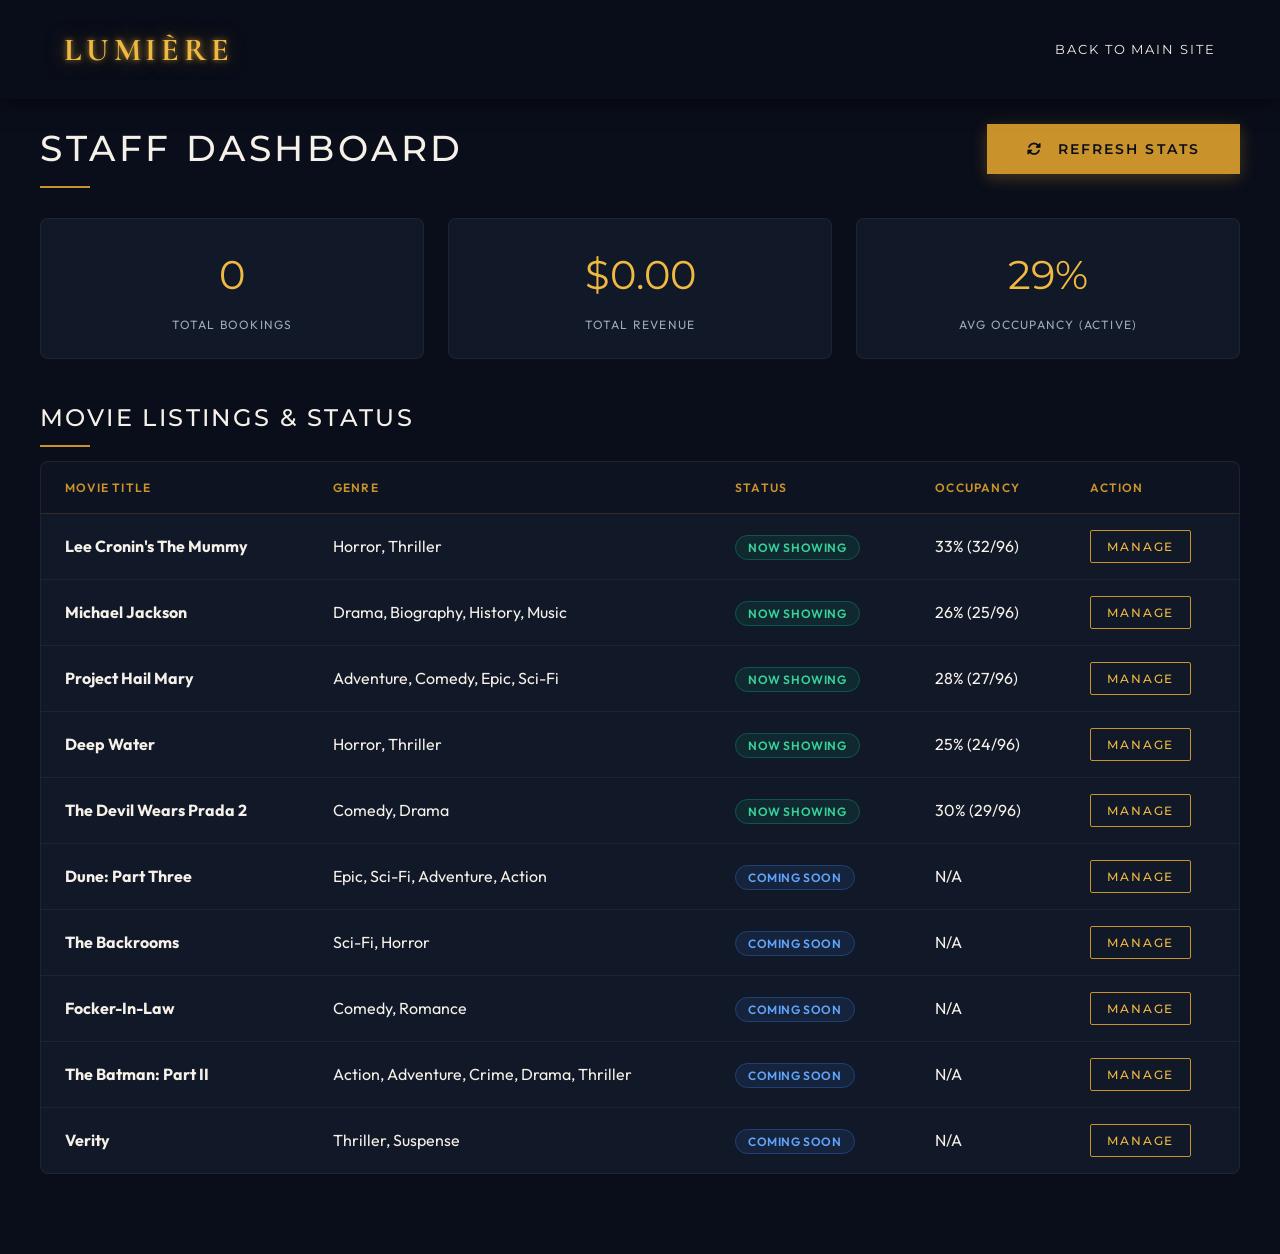
<file: admin.html>
<!DOCTYPE html>
<html lang="en">
<head>
  <meta charset="UTF-8">
  <meta name="viewport" content="width=device-width, initial-scale=1.0">
  <title>Lumière Lounge | Admin Dashboard</title>
  <link rel="stylesheet" href="css/styles.css">
  <link rel="stylesheet" href="https://cdnjs.cloudflare.com/ajax/libs/font-awesome/6.4.0/css/all.min.css">
  <style>
    /* Admin specific styles */
    .admin-container {
      padding: 120px 0 80px;
    }
    .admin-header {
      display: flex;
      justify-content: space-between;
      align-items: center;
      margin-bottom: 40px;
    }
    .stats-cards {
      display: grid;
      grid-template-columns: repeat(3, 1fr);
      gap: 24px;
      margin-bottom: 40px;
    }
    .stat-card {
      background: var(--bg-card);
      padding: 24px;
      border-radius: 8px;
      border: 1px solid rgba(255,255,255,0.05);
      text-align: center;
    }
    .stat-value {
      font-size: 40px;
      font-family: var(--font-heading);
      color: var(--accent-gold-light);
      margin-bottom: 8px;
    }
    .stat-label {
      color: var(--text-muted);
      text-transform: uppercase;
      font-size: 12px;
      letter-spacing: 0.1em;
    }
    .admin-table-container {
      background: var(--bg-card);
      border-radius: 8px;
      overflow: hidden;
      border: 1px solid rgba(255,255,255,0.05);
    }
    .admin-table {
      width: 100%;
      border-collapse: collapse;
      text-align: left;
    }
    .admin-table th {
      background: rgba(10, 14, 26, 0.5);
      color: var(--accent-gold);
      padding: 16px 24px;
      font-weight: 600;
      text-transform: uppercase;
      font-size: 12px;
      letter-spacing: 0.1em;
      border-bottom: 1px solid rgba(201, 146, 42, 0.2);
    }
    .admin-table td {
      padding: 16px 24px;
      border-bottom: 1px solid rgba(255,255,255,0.05);
      color: var(--text-main);
    }
    .admin-table tr:last-child td {
      border-bottom: none;
    }
    .admin-table tr:hover {
      background: rgba(255,255,255,0.02);
    }
    .status-badge {
      padding: 4px 12px;
      border-radius: 50px;
      font-size: 12px;
      font-weight: 600;
      text-transform: uppercase;
      letter-spacing: 0.05em;
    }
    .status-active {
      background: rgba(16, 185, 129, 0.1);
      color: #34d399;
      border: 1px solid rgba(16, 185, 129, 0.3);
    }
    .status-soon {
      background: rgba(59, 130, 246, 0.1);
      color: #60a5fa;
      border: 1px solid rgba(59, 130, 246, 0.3);
    }
  </style>
</head>
<body>

  <!-- Navbar -->
  <nav id="navbar" style="background: rgba(10, 14, 26, 0.95); box-shadow: 0 4px 20px rgba(0,0,0,0.5);">
    <div class="container">
      <a href="index.html" class="logo">Lumière</a>
      <div class="nav-links">
        <a href="index.html">Back to Main Site</a>
      </div>
    </div>
  </nav>

  <div class="container admin-container">
    <div class="admin-header">
      <h1 class="section-title" style="margin-bottom:0;">Staff Dashboard</h1>
      <button class="btn-primary" onclick="adminApp.refreshData()"><i class="fas fa-sync-alt" style="margin-right:8px;"></i> Refresh Stats</button>
    </div>

    <div class="stats-cards">
      <div class="stat-card">
        <div class="stat-value" id="stat-total-bookings">0</div>
        <div class="stat-label">Total Bookings</div>
      </div>
      <div class="stat-card">
        <div class="stat-value" id="stat-total-revenue">$0</div>
        <div class="stat-label">Total Revenue</div>
      </div>
      <div class="stat-card">
        <div class="stat-value" id="stat-occupancy">0%</div>
        <div class="stat-label">Avg Occupancy (Active)</div>
      </div>
    </div>

    <h2 class="section-title" style="font-size:24px; margin-bottom:24px;">Movie Listings & Status</h2>
    <div class="admin-table-container">
      <table class="admin-table">
        <thead>
          <tr>
            <th>Movie Title</th>
            <th>Genre</th>
            <th>Status</th>
            <th>Occupancy</th>
            <th>Action</th>
          </tr>
        </thead>
        <tbody id="admin-movies-tbody">
          <!-- Populated by JS -->
        </tbody>
      </table>
    </div>
  </div>

  <script src="js/data.js"></script>
  <script src="js/admin.js"></script>
</body>
</html>
</file>
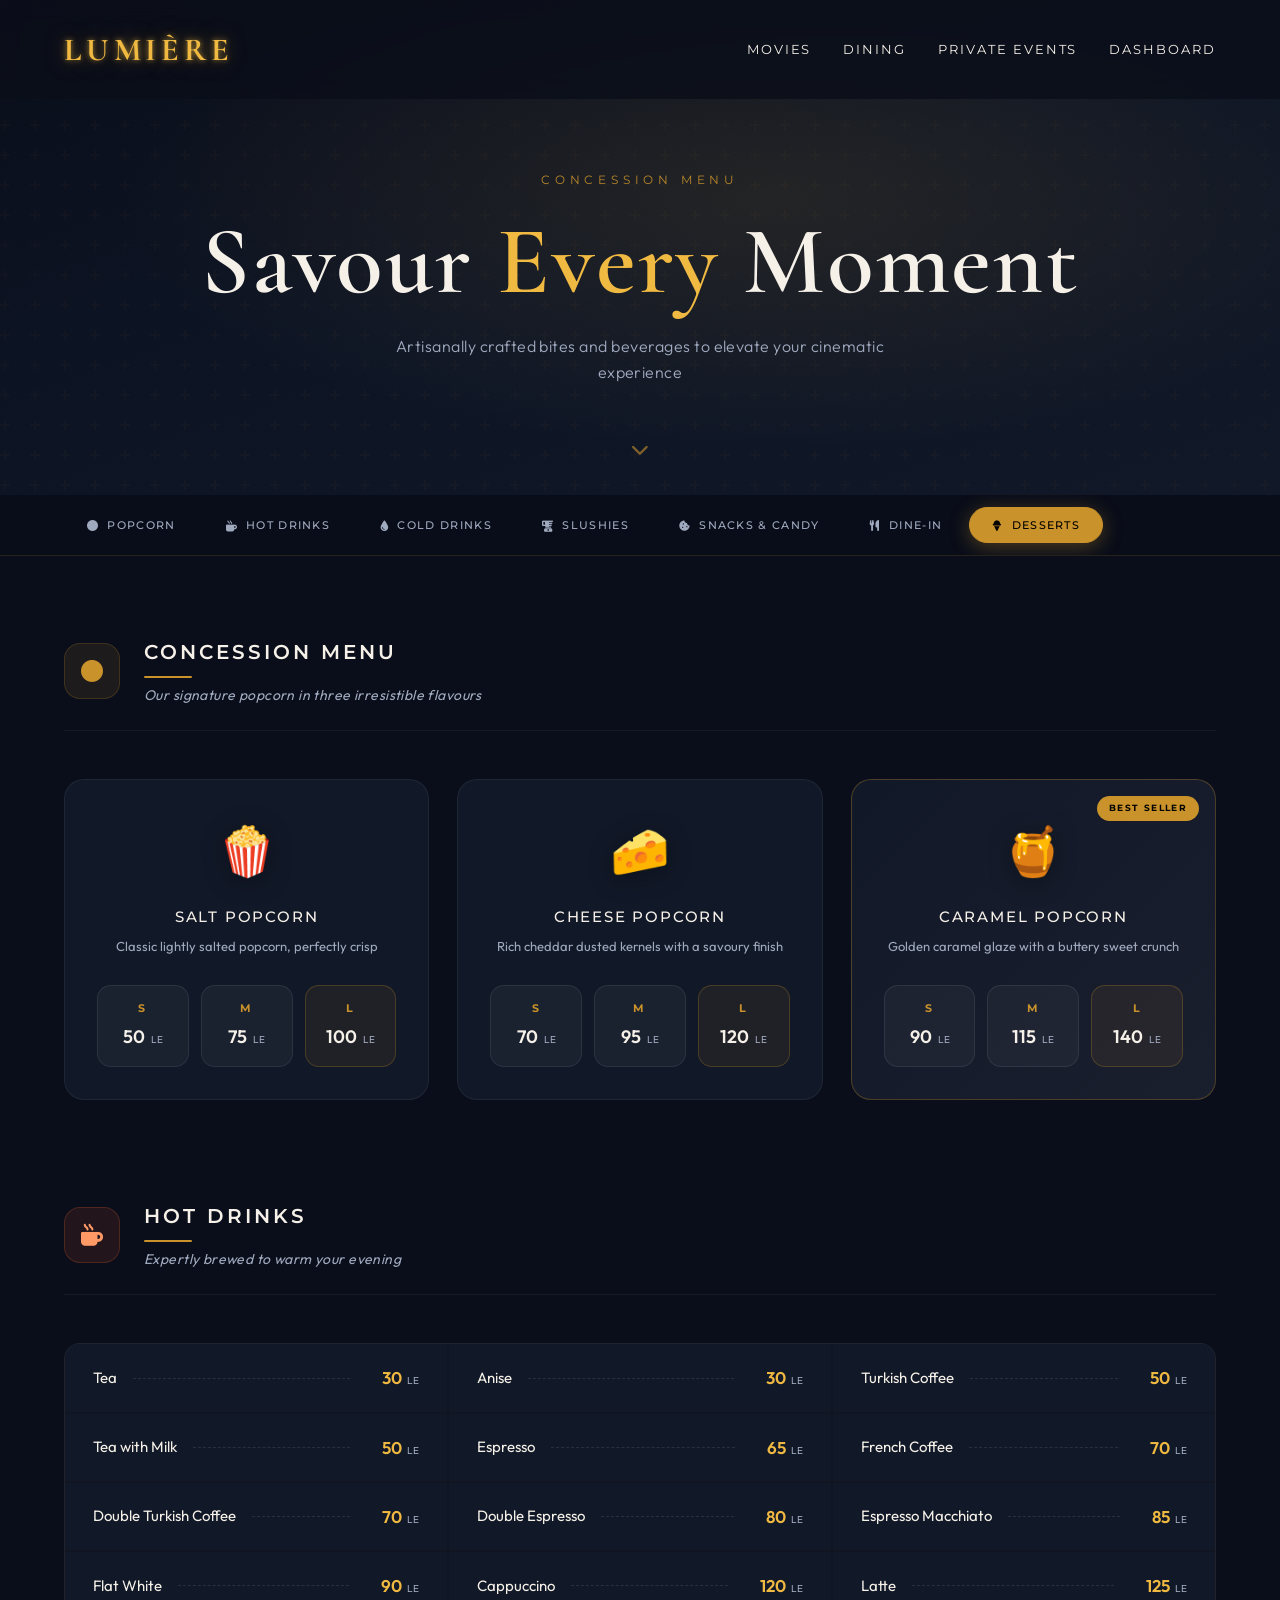
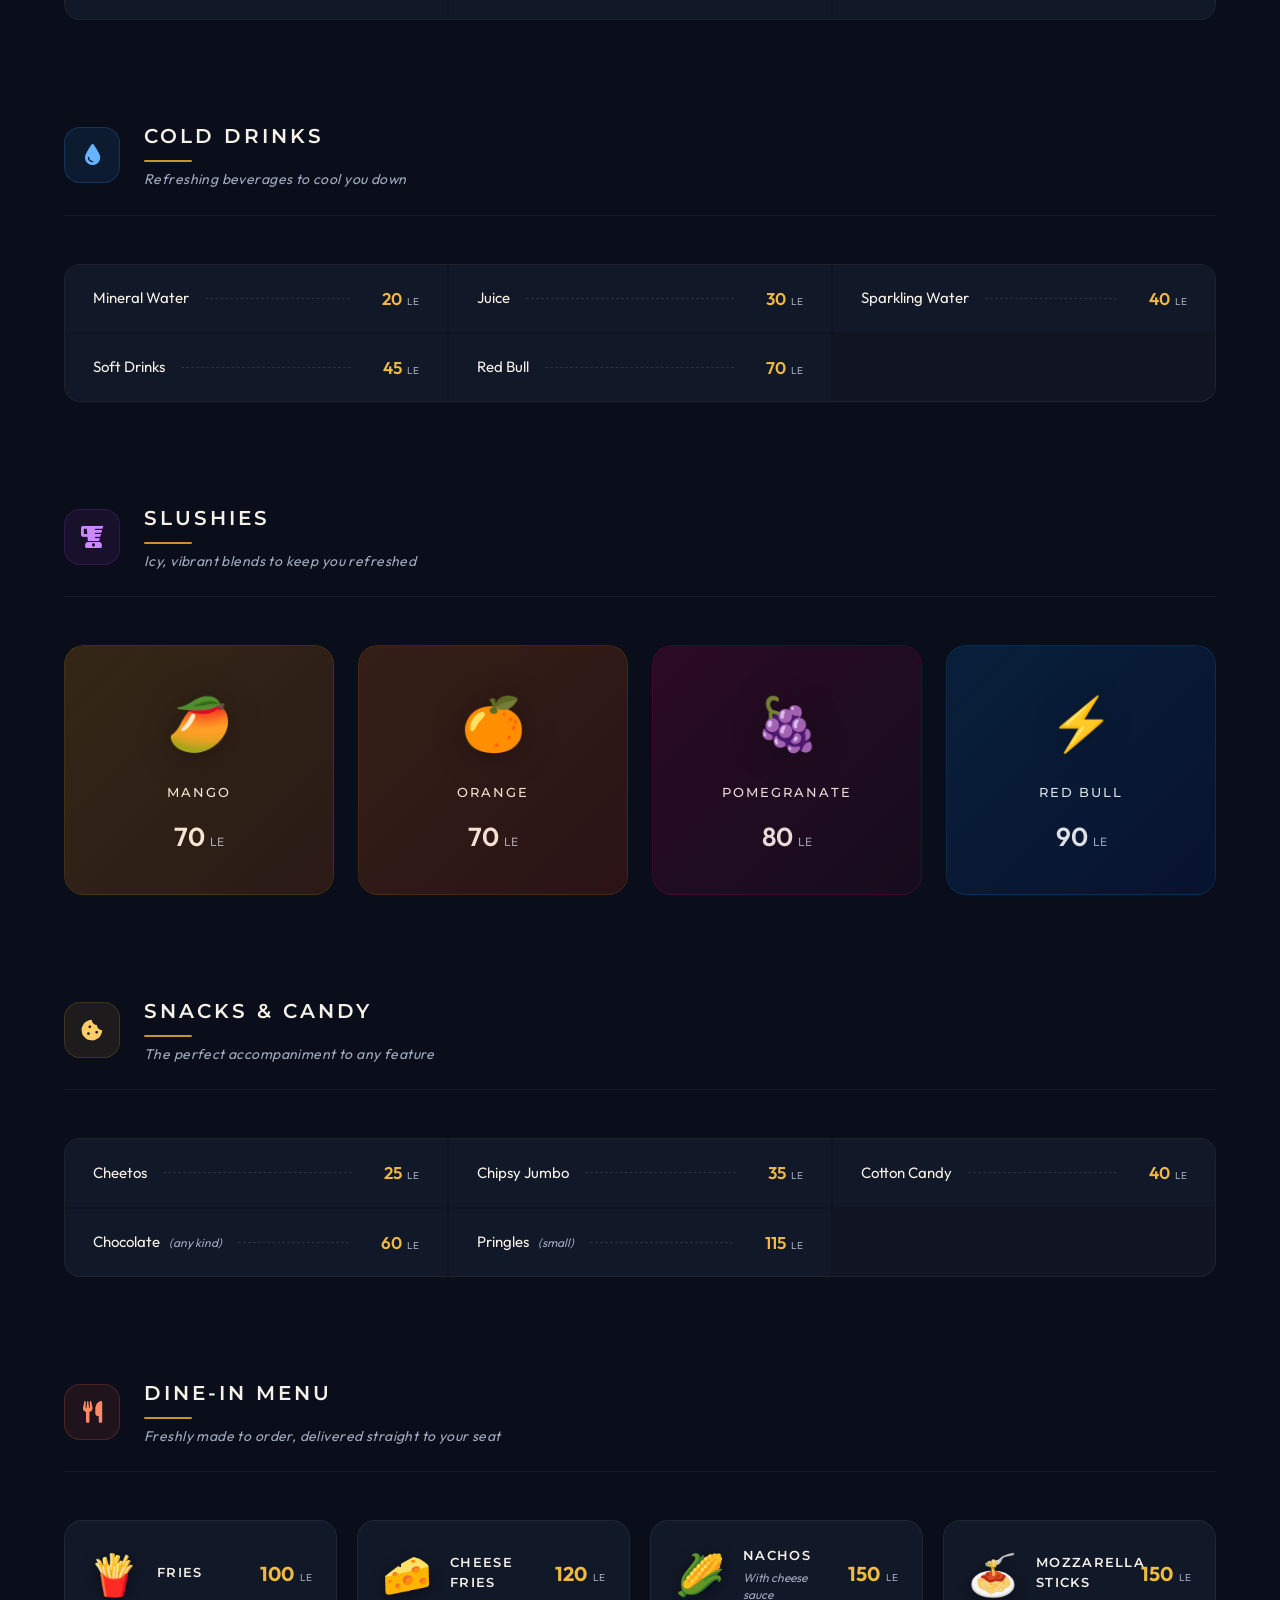
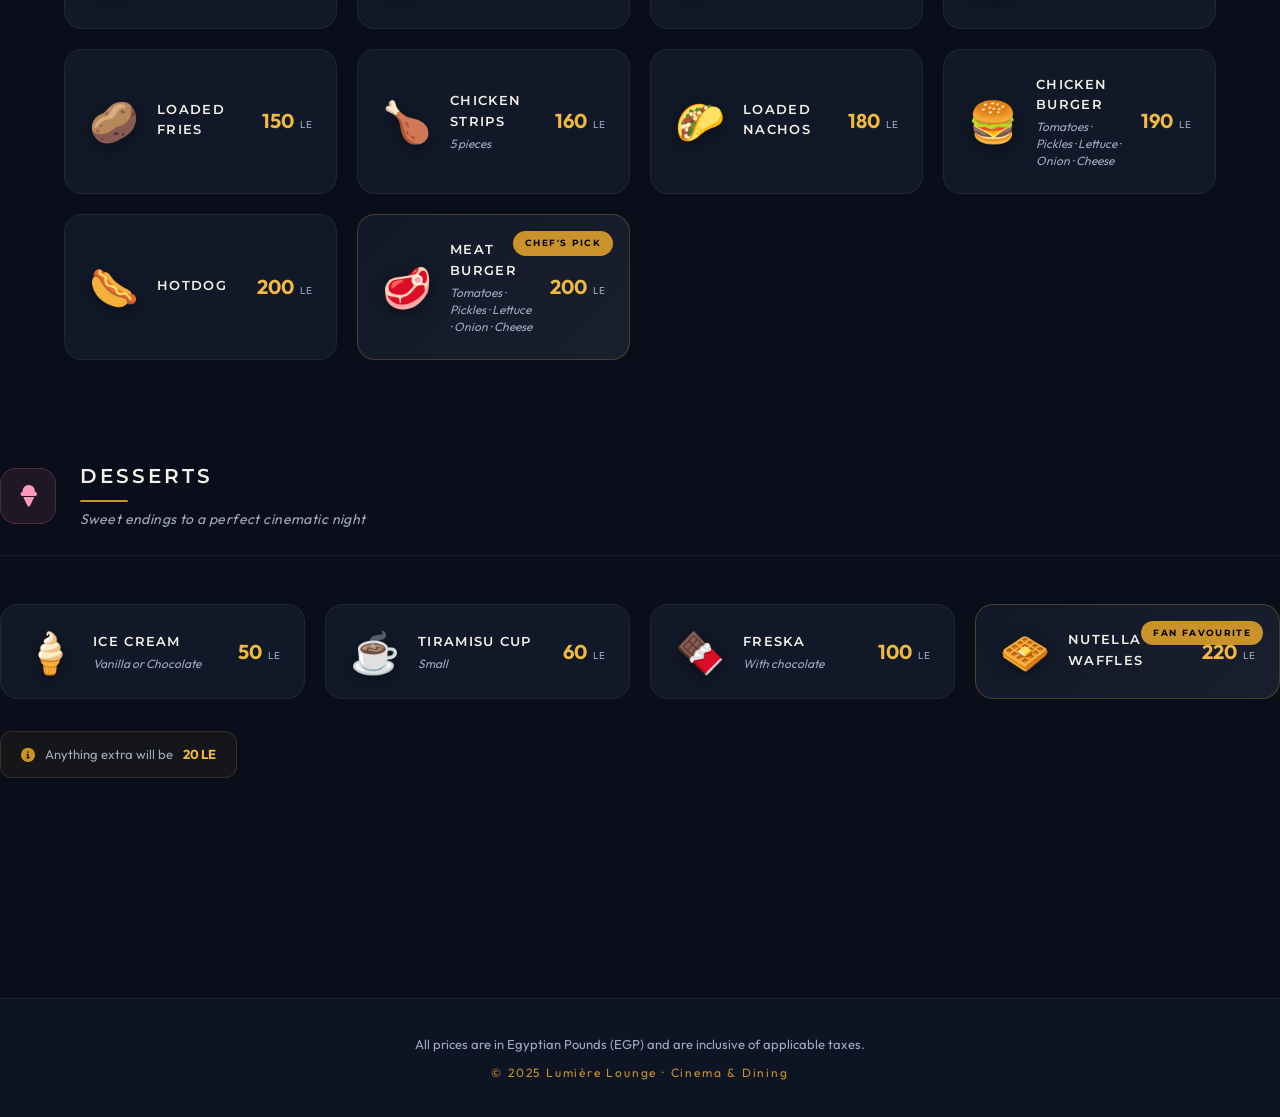
<file: dining.html>
<!DOCTYPE html>
<html lang="en">
<head>
  <meta charset="UTF-8">
  <meta name="viewport" content="width=device-width, initial-scale=1.0">
  <title>Dining | Lumière Lounge</title>
  <meta name="description" content="Explore the Lumière Lounge concession menu. Premium popcorn, hot drinks, cold drinks, slushies, snacks, and more.">
  <link rel="stylesheet" href="css/styles.css">
  <link rel="stylesheet" href="css/dining.css">
  <link rel="stylesheet" href="https://cdnjs.cloudflare.com/ajax/libs/font-awesome/6.0.0/css/all.min.css">
  <link href="https://fonts.googleapis.com/css2?family=Great+Vibes&family=Cormorant+Garamond:wght@400;600;700&family=Montserrat:wght@300;400;500;600&family=Outfit:wght@300;400;500;600&display=swap" rel="stylesheet">
</head>
<body id="dining-page-body">

  <!-- Navbar -->
  <nav id="navbar">
    <div class="container nav-container">
      <a href="index.html" class="logo">Lumière</a>
      <button class="mobile-toggle" id="mobile-toggle">
        <span></span><span></span><span></span>
      </button>
      <div class="nav-links" id="nav-links">
        <a href="movies.html">Movies</a>
        <a href="dining.html" class="active">Dining</a>
        <a href="index.html#events">Private Events</a>
        <a href="admin.html">Dashboard</a>
      </div>
    </div>
  </nav>

  <!-- Page Hero -->
  <header class="dining-hero">
    <div class="dining-hero-overlay"></div>
    <div class="container dining-hero-content">
      <p class="dining-eyebrow">Concession Menu</p>
      <h1 class="dining-hero-title">Savour <span class="gold-text">Every</span> Moment</h1>
      <p class="dining-hero-sub">Artisanally crafted bites and beverages to elevate your cinematic experience</p>
    </div>
    <div class="dining-hero-scroll-hint">
      <i class="fas fa-chevron-down"></i>
    </div>
  </header>

  <!-- Sticky Menu Nav -->
  <div class="menu-sticky-nav" id="menu-sticky-nav">
    <div class="container">
      <div class="menu-nav-tabs" id="menu-nav-tabs">
        <button class="menu-tab active" data-target="section-popcorn">
          <i class="fas fa-circle"></i> Popcorn
        </button>
        <button class="menu-tab" data-target="section-hot">
          <i class="fas fa-mug-hot"></i> Hot Drinks
        </button>
        <button class="menu-tab" data-target="section-cold">
          <i class="fas fa-tint"></i> Cold Drinks
        </button>
        <button class="menu-tab" data-target="section-slushies">
          <i class="fas fa-blender"></i> Slushies
        </button>
        <button class="menu-tab" data-target="section-snacks">
          <i class="fas fa-cookie-bite"></i> Snacks &amp; Candy
        </button>
        <button class="menu-tab" data-target="section-dinein">
          <i class="fas fa-utensils"></i> Dine-In
        </button>
        <button class="menu-tab" data-target="section-desserts">
          <i class="fas fa-ice-cream"></i> Desserts
        </button>
      </div>
    </div>
  </div>

  <!-- Main Menu Content -->
  <main class="dining-main">
    <div class="container">

      <!-- ===== SECTION 1: POPCORN ===== -->
      <section class="menu-section" id="section-popcorn">
        <div class="section-header">
          <div class="section-icon-wrap">
            <i class="fas fa-circle"></i>
          </div>
          <div>
            <h2 class="section-title">Concession Menu</h2>
            <p class="section-subtitle">Our signature popcorn in three irresistible flavours</p>
          </div>
        </div>

        <div class="popcorn-grid">
          <!-- Salt Popcorn -->
          <div class="popcorn-card">
            <div class="popcorn-card-header">
              <div class="popcorn-icon">🍿</div>
              <h3 class="popcorn-name">Salt Popcorn</h3>
              <p class="popcorn-desc">Classic lightly salted popcorn, perfectly crisp</p>
            </div>
            <div class="popcorn-sizes">
              <div class="size-pill">
                <span class="size-label">S</span>
                <span class="size-price">50 <small>LE</small></span>
              </div>
              <div class="size-pill">
                <span class="size-label">M</span>
                <span class="size-price">75 <small>LE</small></span>
              </div>
              <div class="size-pill featured">
                <span class="size-label">L</span>
                <span class="size-price">100 <small>LE</small></span>
              </div>
            </div>
          </div>

          <!-- Cheese Popcorn -->
          <div class="popcorn-card">
            <div class="popcorn-card-header">
              <div class="popcorn-icon">🧀</div>
              <h3 class="popcorn-name">Cheese Popcorn</h3>
              <p class="popcorn-desc">Rich cheddar dusted kernels with a savoury finish</p>
            </div>
            <div class="popcorn-sizes">
              <div class="size-pill">
                <span class="size-label">S</span>
                <span class="size-price">70 <small>LE</small></span>
              </div>
              <div class="size-pill">
                <span class="size-label">M</span>
                <span class="size-price">95 <small>LE</small></span>
              </div>
              <div class="size-pill featured">
                <span class="size-label">L</span>
                <span class="size-price">120 <small>LE</small></span>
              </div>
            </div>
          </div>

          <!-- Caramel Popcorn -->
          <div class="popcorn-card best-seller">
            <div class="best-seller-badge">Best Seller</div>
            <div class="popcorn-card-header">
              <div class="popcorn-icon">🍯</div>
              <h3 class="popcorn-name">Caramel Popcorn</h3>
              <p class="popcorn-desc">Golden caramel glaze with a buttery sweet crunch</p>
            </div>
            <div class="popcorn-sizes">
              <div class="size-pill">
                <span class="size-label">S</span>
                <span class="size-price">90 <small>LE</small></span>
              </div>
              <div class="size-pill">
                <span class="size-label">M</span>
                <span class="size-price">115 <small>LE</small></span>
              </div>
              <div class="size-pill featured">
                <span class="size-label">L</span>
                <span class="size-price">140 <small>LE</small></span>
              </div>
            </div>
          </div>
        </div>
      </section>

      <!-- ===== SECTION 2: HOT DRINKS ===== -->
      <section class="menu-section" id="section-hot">
        <div class="section-header">
          <div class="section-icon-wrap hot">
            <i class="fas fa-mug-hot"></i>
          </div>
          <div>
            <h2 class="section-title">Hot Drinks</h2>
            <p class="section-subtitle">Expertly brewed to warm your evening</p>
          </div>
        </div>

        <div class="menu-items-grid">
          <div class="menu-item">
            <div class="item-info">
              <span class="item-name">Tea</span>
              <span class="item-dots"></span>
            </div>
            <span class="item-price">30 <small>LE</small></span>
          </div>
          <div class="menu-item">
            <div class="item-info">
              <span class="item-name">Anise</span>
              <span class="item-dots"></span>
            </div>
            <span class="item-price">30 <small>LE</small></span>
          </div>
          <div class="menu-item">
            <div class="item-info">
              <span class="item-name">Turkish Coffee</span>
              <span class="item-dots"></span>
            </div>
            <span class="item-price">50 <small>LE</small></span>
          </div>
          <div class="menu-item">
            <div class="item-info">
              <span class="item-name">Tea with Milk</span>
              <span class="item-dots"></span>
            </div>
            <span class="item-price">50 <small>LE</small></span>
          </div>
          <div class="menu-item">
            <div class="item-info">
              <span class="item-name">Espresso</span>
              <span class="item-dots"></span>
            </div>
            <span class="item-price">65 <small>LE</small></span>
          </div>
          <div class="menu-item">
            <div class="item-info">
              <span class="item-name">French Coffee</span>
              <span class="item-dots"></span>
            </div>
            <span class="item-price">70 <small>LE</small></span>
          </div>
          <div class="menu-item">
            <div class="item-info">
              <span class="item-name">Double Turkish Coffee</span>
              <span class="item-dots"></span>
            </div>
            <span class="item-price">70 <small>LE</small></span>
          </div>
          <div class="menu-item">
            <div class="item-info">
              <span class="item-name">Double Espresso</span>
              <span class="item-dots"></span>
            </div>
            <span class="item-price">80 <small>LE</small></span>
          </div>
          <div class="menu-item">
            <div class="item-info">
              <span class="item-name">Espresso Macchiato</span>
              <span class="item-dots"></span>
            </div>
            <span class="item-price">85 <small>LE</small></span>
          </div>
          <div class="menu-item">
            <div class="item-info">
              <span class="item-name">Flat White</span>
              <span class="item-dots"></span>
            </div>
            <span class="item-price">90 <small>LE</small></span>
          </div>
          <div class="menu-item">
            <div class="item-info">
              <span class="item-name">Cappuccino</span>
              <span class="item-dots"></span>
            </div>
            <span class="item-price">120 <small>LE</small></span>
          </div>
          <div class="menu-item">
            <div class="item-info">
              <span class="item-name">Latte</span>
              <span class="item-dots"></span>
            </div>
            <span class="item-price">125 <small>LE</small></span>
          </div>
        </div>
      </section>

      <!-- ===== SECTION 3: COLD DRINKS ===== -->
      <section class="menu-section" id="section-cold">
        <div class="section-header">
          <div class="section-icon-wrap cold">
            <i class="fas fa-tint"></i>
          </div>
          <div>
            <h2 class="section-title">Cold Drinks</h2>
            <p class="section-subtitle">Refreshing beverages to cool you down</p>
          </div>
        </div>

        <div class="menu-items-grid">
          <div class="menu-item">
            <div class="item-info">
              <span class="item-name">Mineral Water</span>
              <span class="item-dots"></span>
            </div>
            <span class="item-price">20 <small>LE</small></span>
          </div>
          <div class="menu-item">
            <div class="item-info">
              <span class="item-name">Juice</span>
              <span class="item-dots"></span>
            </div>
            <span class="item-price">30 <small>LE</small></span>
          </div>
          <div class="menu-item">
            <div class="item-info">
              <span class="item-name">Sparkling Water</span>
              <span class="item-dots"></span>
            </div>
            <span class="item-price">40 <small>LE</small></span>
          </div>
          <div class="menu-item">
            <div class="item-info">
              <span class="item-name">Soft Drinks</span>
              <span class="item-dots"></span>
            </div>
            <span class="item-price">45 <small>LE</small></span>
          </div>
          <div class="menu-item">
            <div class="item-info">
              <span class="item-name">Red Bull</span>
              <span class="item-dots"></span>
            </div>
            <span class="item-price">70 <small>LE</small></span>
          </div>
        </div>
      </section>

      <!-- ===== SECTION 4: SLUSHIES ===== -->
      <section class="menu-section" id="section-slushies">
        <div class="section-header">
          <div class="section-icon-wrap slush">
            <i class="fas fa-blender"></i>
          </div>
          <div>
            <h2 class="section-title">Slushies</h2>
            <p class="section-subtitle">Icy, vibrant blends to keep you refreshed</p>
          </div>
        </div>

        <div class="slushie-grid">
          <div class="slushie-card mango">
            <div class="slushie-icon">🥭</div>
            <h3 class="slushie-name">Mango</h3>
            <div class="slushie-price">70 <small>LE</small></div>
          </div>
          <div class="slushie-card orange">
            <div class="slushie-icon">🍊</div>
            <h3 class="slushie-name">Orange</h3>
            <div class="slushie-price">70 <small>LE</small></div>
          </div>
          <div class="slushie-card pomegranate">
            <div class="slushie-icon">🍇</div>
            <h3 class="slushie-name">Pomegranate</h3>
            <div class="slushie-price">80 <small>LE</small></div>
          </div>
          <div class="slushie-card redbull">
            <div class="slushie-icon">⚡</div>
            <h3 class="slushie-name">Red Bull</h3>
            <div class="slushie-price">90 <small>LE</small></div>
          </div>
        </div>
      </section>

      <!-- ===== SECTION 5: SNACKS & CANDY ===== -->
      <section class="menu-section" id="section-snacks">
        <div class="section-header">
          <div class="section-icon-wrap snack">
            <i class="fas fa-cookie-bite"></i>
          </div>
          <div>
            <h2 class="section-title">Snacks &amp; Candy</h2>
            <p class="section-subtitle">The perfect accompaniment to any feature</p>
          </div>
        </div>

        <div class="menu-items-grid">
          <div class="menu-item">
            <div class="item-info">
              <span class="item-name">Cheetos</span>
              <span class="item-dots"></span>
            </div>
            <span class="item-price">25 <small>LE</small></span>
          </div>
          <div class="menu-item">
            <div class="item-info">
              <span class="item-name">Chipsy Jumbo</span>
              <span class="item-dots"></span>
            </div>
            <span class="item-price">35 <small>LE</small></span>
          </div>
          <div class="menu-item">
            <div class="item-info">
              <span class="item-name">Cotton Candy</span>
              <span class="item-dots"></span>
            </div>
            <span class="item-price">40 <small>LE</small></span>
          </div>
          <div class="menu-item">
            <div class="item-info">
              <span class="item-name">Chocolate <span class="item-note">(any kind)</span></span>
              <span class="item-dots"></span>
            </div>
            <span class="item-price">60 <small>LE</small></span>
          </div>
          <div class="menu-item">
            <div class="item-info">
              <span class="item-name">Pringles <span class="item-note">(small)</span></span>
              <span class="item-dots"></span>
            </div>
            <span class="item-price">115 <small>LE</small></span>
          </div>
        </div>
      </section>

      <!-- ===== SECTION 6: DINE-IN MENU ===== -->
      <section class="menu-section" id="section-dinein">
        <div class="section-header">
          <div class="section-icon-wrap dinein">
            <i class="fas fa-utensils"></i>
          </div>
          <div>
            <h2 class="section-title">Dine-In Menu</h2>
            <p class="section-subtitle">Freshly made to order, delivered straight to your seat</p>
          </div>
        </div>

        <div class="dinein-grid">

          <div class="dinein-card">
            <div class="dinein-emoji">🍟</div>
            <div class="dinein-info">
              <h3 class="dinein-name">Fries</h3>
            </div>
            <div class="dinein-price">100 <small>LE</small></div>
          </div>

          <div class="dinein-card">
            <div class="dinein-emoji">🧀</div>
            <div class="dinein-info">
              <h3 class="dinein-name">Cheese Fries</h3>
            </div>
            <div class="dinein-price">120 <small>LE</small></div>
          </div>

          <div class="dinein-card">
            <div class="dinein-emoji">🌽</div>
            <div class="dinein-info">
              <h3 class="dinein-name">Nachos</h3>
              <p class="dinein-desc">With cheese sauce</p>
            </div>
            <div class="dinein-price">150 <small>LE</small></div>
          </div>

          <div class="dinein-card">
            <div class="dinein-emoji">🍝</div>
            <div class="dinein-info">
              <h3 class="dinein-name">Mozzarella Sticks</h3>
            </div>
            <div class="dinein-price">150 <small>LE</small></div>
          </div>

          <div class="dinein-card">
            <div class="dinein-emoji">🥔</div>
            <div class="dinein-info">
              <h3 class="dinein-name">Loaded Fries</h3>
            </div>
            <div class="dinein-price">150 <small>LE</small></div>
          </div>

          <div class="dinein-card">
            <div class="dinein-emoji">🍗</div>
            <div class="dinein-info">
              <h3 class="dinein-name">Chicken Strips</h3>
              <p class="dinein-desc">5 pieces</p>
            </div>
            <div class="dinein-price">160 <small>LE</small></div>
          </div>

          <div class="dinein-card">
            <div class="dinein-emoji">🌮</div>
            <div class="dinein-info">
              <h3 class="dinein-name">Loaded Nachos</h3>
            </div>
            <div class="dinein-price">180 <small>LE</small></div>
          </div>

          <div class="dinein-card">
            <div class="dinein-emoji">🍔</div>
            <div class="dinein-info">
              <h3 class="dinein-name">Chicken Burger</h3>
              <p class="dinein-desc">Tomatoes · Pickles · Lettuce · Onion · Cheese</p>
            </div>
            <div class="dinein-price">190 <small>LE</small></div>
          </div>

          <div class="dinein-card">
            <div class="dinein-emoji">🌭</div>
            <div class="dinein-info">
              <h3 class="dinein-name">Hotdog</h3>
            </div>
            <div class="dinein-price">200 <small>LE</small></div>
          </div>

          <div class="dinein-card best-seller">
            <div class="best-seller-badge">Chef's Pick</div>
            <div class="dinein-emoji">🥩</div>
            <div class="dinein-info">
              <h3 class="dinein-name">Meat Burger</h3>
              <p class="dinein-desc">Tomatoes · Pickles · Lettuce · Onion · Cheese</p>
            </div>
            <div class="dinein-price">200 <small>LE</small></div>
          </div>

        </div>
      </section>

    </div>

      <!-- ===== SECTION 7: DESSERTS ===== -->
      <section class="menu-section" id="section-desserts">
        <div class="section-header">
          <div class="section-icon-wrap dessert">
            <i class="fas fa-ice-cream"></i>
          </div>
          <div>
            <h2 class="section-title">Desserts</h2>
            <p class="section-subtitle">Sweet endings to a perfect cinematic night</p>
          </div>
        </div>

        <div class="dessert-grid">

          <div class="dessert-card">
            <div class="dessert-emoji">🍦</div>
            <div class="dessert-info">
              <h3 class="dessert-name">Ice Cream</h3>
              <p class="dessert-desc">Vanilla or Chocolate</p>
            </div>
            <div class="dessert-price">50 <small>LE</small></div>
          </div>

          <div class="dessert-card">
            <div class="dessert-emoji">☕</div>
            <div class="dessert-info">
              <h3 class="dessert-name">Tiramisu Cup</h3>
              <p class="dessert-desc">Small</p>
            </div>
            <div class="dessert-price">60 <small>LE</small></div>
          </div>

          <div class="dessert-card">
            <div class="dessert-emoji">🍫</div>
            <div class="dessert-info">
              <h3 class="dessert-name">Freska</h3>
              <p class="dessert-desc">With chocolate</p>
            </div>
            <div class="dessert-price">100 <small>LE</small></div>
          </div>

          <div class="dessert-card best-seller">
            <div class="best-seller-badge">Fan Favourite</div>
            <div class="dessert-emoji">🧇</div>
            <div class="dessert-info">
              <h3 class="dessert-name">Nutella Waffles</h3>
            </div>
            <div class="dessert-price">220 <small>LE</small></div>
          </div>

        </div>

        <!-- Extra note -->
        <div class="section-note">
          <i class="fas fa-info-circle"></i>
          Anything extra will be <strong>20 LE</strong>
        </div>

      </section>

    </div>
  </main>

  <!-- Footer note -->
  <footer class="dining-footer">
    <div class="container">
      <p>All prices are in Egyptian Pounds (EGP) and are inclusive of applicable taxes.</p>
      <p class="dining-footer-brand">© 2025 Lumière Lounge · Cinema &amp; Dining</p>
    </div>
  </footer>

  <script>
    // Sync sticky nav position with actual navbar height
    const navbar = document.getElementById('navbar');
    const stickyNav = document.getElementById('menu-sticky-nav');

    function syncStickyNavTop() {
      if (navbar && stickyNav) {
        const navH = navbar.offsetHeight;
        stickyNav.style.top = navH + 'px';
      }
    }
    syncStickyNavTop();
    window.addEventListener('resize', syncStickyNavTop);

    // Mobile menu toggle
    const toggle = document.getElementById('mobile-toggle');
    const nav = document.getElementById('nav-links');
    if (toggle && nav) {
      toggle.addEventListener('click', () => {
        nav.classList.toggle('active');
        toggle.classList.toggle('active');
      });
    }

    // Sticky nav tab click → smooth scroll
    const tabs = document.querySelectorAll('.menu-tab');
    const sections = document.querySelectorAll('.menu-section');

    tabs.forEach(tab => {
      tab.addEventListener('click', () => {
        const targetId = tab.dataset.target;
        const target = document.getElementById(targetId);
        if (target) {
          const navbarHeight = navbar ? navbar.offsetHeight : 88;
          const stickyNavHeight = stickyNav ? stickyNav.offsetHeight : 55;
          const totalOffset = navbarHeight + stickyNavHeight + 24;
          const top = target.getBoundingClientRect().top + window.scrollY - totalOffset;
          window.scrollTo({ top, behavior: 'smooth' });
        }
        tabs.forEach(t => t.classList.remove('active'));
        tab.classList.add('active');
      });
    });

    // Update active tab on scroll using IntersectionObserver
    const observer = new IntersectionObserver((entries) => {
      entries.forEach(entry => {
        if (entry.isIntersecting) {
          const id = entry.target.id;
          tabs.forEach(t => t.classList.remove('active'));
          const activeTab = document.querySelector(`[data-target="${id}"]`);
          if (activeTab) activeTab.classList.add('active');
        }
      });
    }, { threshold: 0.25, rootMargin: '-100px 0px -60% 0px' });

    sections.forEach(section => observer.observe(section));

    // Scroll hero arrow
    const heroArrow = document.querySelector('.dining-hero-scroll-hint');
    if (heroArrow) {
      heroArrow.addEventListener('click', () => {
        window.scrollTo({ top: window.innerHeight, behavior: 'smooth' });
      });
    }
  </script>
</body>
</html>
</file>
<file: css/styles.css>
@import url('https://fonts.googleapis.com/css2?family=Cormorant+Garamond:wght@400;600;700&family=Montserrat:wght@300;400;500;600&family=Outfit:wght@300;400;500;600&display=swap');

:root {
  /* Color Palette */
  --bg-primary: #0a0e1a;
  --bg-secondary: #0d1525;
  --bg-card: #111827;
  --accent-gold: #c9922a;
  --accent-gold-light: #f0b942;
  --text-main: #f5f0e8;
  --text-muted: #a0aabf;
  --taken-seat: #374151;

  /* Typography */
  --font-heading: 'Montserrat', sans-serif;
  --font-body: 'Outfit', sans-serif;
  --font-title: 'Cormorant Garamond', serif;
  --font-script: 'Great Vibes', cursive;

  /* Easing */
  --ease-cinematic: cubic-bezier(0.25, 1, 0.5, 1);
}

* {
  box-sizing: border-box;
  margin: 0;
  padding: 0;
}

body {
  background-color: var(--bg-primary);
  color: var(--text-main);
  font-family: var(--font-body);
  overflow-x: hidden;
  line-height: 1.6;
}

/* Custom Scrollbar */
::-webkit-scrollbar {
  width: 8px;
  height: 8px;
}

::-webkit-scrollbar-track {
  background: var(--bg-primary);
}

::-webkit-scrollbar-thumb {
  background: var(--bg-card);
  border-radius: 4px;
}

::-webkit-scrollbar-thumb:hover {
  background: var(--accent-gold);
}

/* Typography */
h1,
h2,
h3,
h4,
h5,
h6 {
  font-family: var(--font-heading);
  font-weight: 500;
  letter-spacing: 0.1em;
  text-transform: uppercase;
}

.gold-text {
  color: var(--accent-gold-light);
}

/* Layout Utilities */
.container {
  max-width: 1200px;
  margin: 0 auto;
  padding: 0 24px;
}

/* Navbar */
nav {
  position: fixed;
  top: 0;
  width: 100%;
  padding: 24px 0;
  z-index: 100;
  transition: background-color 0.4s var(--ease-cinematic);
  backdrop-filter: blur(10px);
  background: rgba(10, 14, 26, 0.8);
}

nav .container {
  display: flex;
  justify-content: space-between;
  align-items: center;
}

.logo {
  font-family: var(--font-title);
  font-size: 32px;
  font-weight: 700;
  color: var(--accent-gold-light);
  text-decoration: none;
  text-transform: uppercase;
  letter-spacing: 0.15em;
  /* Neon Glow Effect */
  text-shadow: 0 0 5px rgba(240, 185, 66, 0.5), 0 0 10px rgba(240, 185, 66, 0.3), 0 0 20px rgba(201, 146, 42, 0.5);
  animation: flicker 4s infinite alternate;
}

.nav-links {
  display: flex;
  gap: 32px;
}

.mobile-toggle {
  display: none;
}

.nav-links a {
  color: var(--text-main);
  text-decoration: none;
  font-family: var(--font-heading);
  font-size: 13px;
  font-weight: 400;
  text-transform: uppercase;
  letter-spacing: 0.15em;
  transition: color 0.3s;
  position: relative;
}

.nav-links a:hover {
  color: var(--accent-gold-light);
}

.nav-links a::after {
  content: '';
  position: absolute;
  bottom: -4px;
  left: 0;
  width: 0%;
  height: 1px;
  background-color: var(--accent-gold-light);
  transition: width 0.3s ease;
}

.nav-links a:hover::after {
  width: 100%;
}

/* Animations */
@keyframes flicker {

  0%,
  18%,
  22%,
  25%,
  53%,
  57%,
  100% {
    text-shadow: 0 0 5px rgba(240, 185, 66, 0.5), 0 0 10px rgba(240, 185, 66, 0.3), 0 0 20px rgba(201, 146, 42, 0.5);
  }

  20%,
  24%,
  55% {
    text-shadow: none;
  }
}

@keyframes fadeSlideUp {
  from {
    opacity: 0;
    transform: translateY(30px);
  }

  to {
    opacity: 1;
    transform: translateY(0);
  }
}

/* Shimmer Sweep Button */
.btn-gold {
  background: transparent;
  border: 1px solid var(--accent-gold);
  color: var(--accent-gold-light);
  padding: 12px 32px;
  font-family: var(--font-heading);
  font-size: 13px;
  font-weight: 500;
  text-transform: uppercase;
  letter-spacing: 0.15em;
  cursor: pointer;
  position: relative;
  overflow: hidden;
  transition: all 0.4s var(--ease-cinematic);
  border-radius: 2px;
}

.btn-gold::before {
  content: '';
  position: absolute;
  top: 0;
  left: -100%;
  width: 50%;
  height: 100%;
  background: linear-gradient(90deg, transparent, rgba(240, 185, 66, 0.4), transparent);
  transform: skewX(-20deg);
  transition: left 0.6s var(--ease-cinematic);
}

.btn-gold:hover {
  background: rgba(201, 146, 42, 0.1);
  box-shadow: 0 0 15px rgba(201, 146, 42, 0.3);
}

.btn-gold:hover::before {
  left: 200%;
}

.btn-primary {
  background: var(--accent-gold);
  color: var(--bg-primary);
  border: none;
  padding: 16px 40px;
  font-family: var(--font-heading);
  font-weight: 600;
  font-size: 14px;
  text-transform: uppercase;
  letter-spacing: 0.15em;
  cursor: pointer;
  transition: all 0.3s;
  box-shadow: 0 4px 15px rgba(201, 146, 42, 0.3);
}

.btn-primary:hover {
  background: var(--accent-gold-light);
  box-shadow: 0 6px 20px rgba(201, 146, 42, 0.5);
  transform: translateY(-2px);
}

.btn-outline {
  background: transparent;
  border: 1px solid rgba(255, 255, 255, 0.3);
  color: var(--text-main);
  padding: 16px 40px;
  font-family: var(--font-heading);
  font-weight: 500;
  font-size: 14px;
  text-transform: uppercase;
  letter-spacing: 0.15em;
  cursor: pointer;
  transition: all 0.3s;
  border-radius: 2px;
}

.btn-outline:hover {
  border-color: var(--text-main);
  background: rgba(255, 255, 255, 0.05);
  transform: translateY(-2px);
}

/* Views Container for SPA routing */
.view {
  display: none;
  opacity: 0;
  transition: opacity 0.5s var(--ease-cinematic);
}

.view.active {
  display: block;
  opacity: 1;
}

/* ----- HOME VIEW ----- */
.hero {
  height: 100vh;
  position: relative;
  display: flex;
  align-items: center;
  justify-content: center;
  overflow: hidden;
}

.hero-bg {
  position: absolute;
  top: 0;
  left: 0;
  width: 100%;
  height: 120%;
  /* For parallax */
  background-image: url('../imgs/bg.jpeg');
  background-size: cover;
  background-position: center;
  background-color: var(--bg-card);
  /* Fallback */
  z-index: -2;
  transition: transform 0.1s linear;
}

.hero-overlay {
  position: absolute;
  top: 0;
  left: 0;
  width: 100%;
  height: 100%;
  background: linear-gradient(to bottom, rgba(10, 14, 26, 0.3) 0%, rgba(10, 14, 26, 0.9) 100%);
  z-index: -1;
}

/* Ambient particles (CSS only approach using radial gradients) */
.particles {
  position: absolute;
  top: 0;
  left: 0;
  width: 100%;
  height: 100%;
  z-index: 0;
  background-image: radial-gradient(circle at 20% 30%, rgba(201, 146, 42, 0.15) 1px, transparent 1px),
    radial-gradient(circle at 70% 60%, rgba(201, 146, 42, 0.1) 2px, transparent 2px),
    radial-gradient(circle at 40% 80%, rgba(240, 185, 66, 0.15) 1px, transparent 1px);
  background-size: 100px 100px;
  animation: floatParticles 20s linear infinite;
  opacity: 0.5;
}

@keyframes floatParticles {
  0% {
    background-position: 0 0;
  }

  100% {
    background-position: 100px 100px;
  }
}

.hero-content {
  text-align: center;
  z-index: 1;
  animation: fadeSlideUp 1s 0.2s both var(--ease-cinematic);
}

.hero-title {
  font-size: 80px;
  margin-bottom: 24px;
  text-shadow: 0 0 20px rgba(201, 146, 42, 0.3);
}

.hero-subtitle {
  position: absolute;
  bottom: 80px;
  left: 50%;
  transform: translateX(-50%);
  white-space: nowrap;
  font-family: var(--font-heading);
  font-size: 16px;
  color: var(--text-muted);
  font-weight: 400;
  letter-spacing: 0.4em;
  text-transform: uppercase;
  opacity: 0.8;
}

/* ----- EXPERIENCES SECTION ----- */
.experiences-section {
  padding-bottom: 80px;
}

.experiences-grid {
  display: grid;
  grid-template-columns: repeat(3, 1fr);
  gap: 24px;
}

.experience-block {
  position: relative;
  height: 450px;
  border-radius: 20px;
  overflow: hidden;
  background: var(--bg-card);
  box-shadow: 0 10px 30px rgba(0, 0, 0, 0.3);
  cursor: pointer;
}

.experience-block img {
  width: 100%;
  height: 100%;
  object-fit: cover;
  transition: transform 2s cubic-bezier(0.2, 1, 0.2, 1);
}

.experience-overlay {
  position: absolute;
  inset: 0;
  background: linear-gradient(to top, rgba(10, 14, 26, 0.95) 0%, rgba(10, 14, 26, 0.6) 50%, transparent 100%);
  display: flex;
  flex-direction: column;
  justify-content: flex-end;
  padding: 32px;
  transition: all 1.5s cubic-bezier(0.2, 1, 0.2, 1);
}

.experience-overlay h3 {
  font-size: 28px;
  margin-bottom: 12px;
  color: var(--accent-gold-light);
  transform: translateY(0);
  transition: transform 1.5s cubic-bezier(0.2, 1, 0.2, 1);
}

.experience-overlay p {
  font-size: 14px;
  line-height: 1.6;
  color: var(--text-main);
  opacity: 0;
  max-height: 0;
  overflow: hidden;
  transition: all 1.5s cubic-bezier(0.2, 1, 0.2, 1);
}

.experience-block:hover img {
  transform: scale(1.1);
}

.experience-block:hover .experience-overlay {
  background: rgba(10, 14, 26, 0.85);
}

.experience-block:hover .experience-overlay h3 {
  transform: translateY(-10px);
}

.experience-block:hover .experience-overlay p {
  opacity: 1;
  max-height: 300px;
  margin-top: 10px;
}

/* ----- MOVIE SECTION TITLES ----- */
.section-title {
  font-size: 36px;
  margin-bottom: 40px;
  position: relative;
  display: inline-block;
}

.section-title::after {
  content: '';
  position: absolute;
  bottom: -10px;
  left: 0;
  width: 50px;
  height: 2px;
  background-color: var(--accent-gold);
}

.movies-section {
  padding: 80px 0;
}

.movies-scroll {
  display: flex;
  gap: 32px;
  overflow-x: auto;
  padding-bottom: 40px;
  padding-top: 20px;
  scroll-snap-type: x mandatory;
}

.movie-card {
  flex: 0 0 300px;
  scroll-snap-align: start;
  background: var(--bg-card);
  border-radius: 8px;
  overflow: hidden;
  position: relative;
  transition: transform 0.5s var(--ease-cinematic), box-shadow 0.5s var(--ease-cinematic);
  cursor: pointer;
  /* Velvet texture overlay */
  background-image: url("data:image/svg+xml,%3Csvg viewBox='0 0 200 200' xmlns='http://www.w3.org/2000/svg'%3E%3Cfilter id='noiseFilter'%3E%3CfeTurbulence type='fractalNoise' baseFrequency='0.65' numOctaves='3' stitchTiles='stitch'/%3E%3C/filter%3E%3Crect width='100%25' height='100%25' filter='url(%23noiseFilter)' opacity='0.05'/%3E%3C/svg%3E");
}

.movie-card:hover {
  transform: translateY(-10px) perspective(1000px) rotateX(2deg);
  box-shadow: 0 15px 30px rgba(0, 0, 0, 0.5), 0 0 20px rgba(201, 146, 42, 0.2);
  border: 1px solid rgba(201, 146, 42, 0.3);
}

.movie-poster {
  width: 100%;
  height: 400px;
  object-fit: cover;
}

.movie-info {
  padding: 24px;
}

.movie-genre {
  font-size: 11px;
  text-transform: uppercase;
  letter-spacing: 0.1em;
  margin-bottom: 8px;
  display: block;
  white-space: nowrap;
  overflow: hidden;
  text-overflow: ellipsis;
}

.movie-card-title {
  font-size: 24px;
  margin-bottom: 8px;
}

.movie-meta {
  display: flex;
  justify-content: space-between;
  color: var(--text-muted);
  font-size: 14px;
  margin-bottom: 24px;
}

.movie-card-btn {
  width: 100%;
  text-align: center;
}

/* ----- MOVIE DETAIL VIEW ----- */
.detail-banner {
  height: 70vh;
  position: relative;
  background-size: cover;
  background-position: center;
}

.detail-overlay {
  position: absolute;
  top: 0;
  left: 0;
  width: 100%;
  height: 100%;
  background: linear-gradient(to top, var(--bg-primary) 0%, rgba(10, 14, 26, 0.4) 100%);
  display: flex;
  align-items: flex-end;
  padding-bottom: 60px;
}

.detail-content {
  display: flex;
  gap: 40px;
  align-items: flex-end;
}

.detail-poster {
  width: 250px;
  border-radius: 8px;
  box-shadow: 0 20px 40px rgba(0, 0, 0, 0.5);
  border: 1px solid rgba(255, 255, 255, 0.1);
}

.detail-info {
  flex: 1;
}

.detail-title {
  font-size: 56px;
  margin-bottom: 16px;
}

.detail-meta {
  display: flex;
  align-items: center;
  gap: 32px;
  margin-bottom: 24px;
}

.detail-meta span {
  color: var(--text-muted);
  font-family: var(--font-heading);
  letter-spacing: 0.1em;
  font-size: 15px;
}

.meta-sep {
  color: var(--accent-gold);
  opacity: 0.5;
  font-weight: 300;
}

.detail-meta span i {
  color: var(--accent-gold);
  margin-right: 10px;
}

.movie-credits {
  display: flex;
  flex-direction: column;
  gap: 12px;
  color: var(--text-muted);
  font-size: 15px;
}

.credit-item strong {
  color: var(--text-main);
  text-transform: uppercase;
  font-size: 11px;
  letter-spacing: 0.1em;
  margin-right: 8px;
}

.detail-synopsis {
  margin: 24px 0;
  font-size: 18px;
  color: var(--text-main);
  max-width: 800px;
}

.sticky-book-bar {
  position: sticky;
  bottom: 0;
  background: rgba(17, 24, 39, 0.95);
  backdrop-filter: blur(10px);
  padding: 24px 0;
  border-top: 1px solid rgba(201, 146, 42, 0.2);
  z-index: 50;
  display: flex;
  justify-content: space-between;
  align-items: center;
}

/* ----- MOVIES EXPLORE VIEW ----- */
.movies-explore-header {
  padding: 140px 0 60px;
  background: linear-gradient(to bottom, var(--bg-secondary) 0%, var(--bg-primary) 100%);
  border-bottom: 1px solid rgba(255, 255, 255, 0.05);
  transition: all 0.5s var(--ease-cinematic);
}

.explore-title {
  font-size: 48px;
  margin-bottom: 32px;
}

.category-filters {
  display: flex;
  gap: 12px;
  flex-wrap: wrap;
}

.filter-btn {
  background: rgba(255, 255, 255, 0.05);
  border: 1px solid rgba(255, 255, 255, 0.1);
  color: var(--text-muted);
  padding: 10px 24px;
  border-radius: 30px;
  font-family: var(--font-heading);
  font-size: 13px;
  font-weight: 500;
  text-transform: uppercase;
  letter-spacing: 0.1em;
  cursor: pointer;
  transition: all 0.3s;
}

.filter-btn:hover {
  background: rgba(255, 255, 255, 0.1);
  color: var(--text-main);
}

.filter-btn.active {
  background: var(--accent-gold);
  border-color: var(--accent-gold);
  color: var(--bg-primary);
  box-shadow: 0 4px 15px rgba(201, 146, 42, 0.4);
}

.movies-grid {
  display: grid;
  grid-template-columns: repeat(auto-fill, minmax(280px, 1fr));
  gap: 40px;
  padding: 60px 0;
}

/* Dynamic Themes (Applied to Body) */
body.theme-drama {
  --accent-gold: #c9922a;
  --accent-gold-light: #f0b942;
  --bg-primary: #1e1b4b;
  --bg-secondary: #312e81;
}

body.theme-comedy {
  --accent-gold: #15803d;
  --accent-gold-light: #22c55e;
  --bg-primary: #064e3b;
  --bg-secondary: #065f46;
}

body.theme-romance {
  --accent-gold: #be185d;
  --accent-gold-light: #f472b6;
  --bg-primary: #1a0505;
  --bg-secondary: #2d0a0a;
}

body.theme-sci-fi {
  --accent-gold: #0369a1;
  --accent-gold-light: #38bdf8;
  --bg-primary: #0c4a6e;
  --bg-secondary: #075985;
}

body.theme-adventure {
  --accent-gold: #a16207;
  --accent-gold-light: #fbbf24;
  --bg-primary: #451a03;
  --bg-secondary: #78350f;
}



/* Background Overlays for Themes */
body.theme-drama::before,
body.theme-comedy::before,
body.theme-romance::before,
body.theme-sci-fi::before,
body.theme-adventure::before,
body.theme-thriller::before {
  content: '';
  position: fixed;
  top: 0;
  left: 0;
  width: 100%;
  height: 100%;
  background-image: url('../imgs/romantic_roses_bg.png');
  background-size: cover;
  background-position: center;
  opacity: 0.1;
  /* Reduced visibility */
  z-index: -1;
  pointer-events: none;
  transition: background-image 1.2s ease;
}

body.theme-drama::before {
  background-image: url('../imgs/drama_bg.png');
}

body.theme-comedy::before {
  background-image: url('../imgs/comedy_bg.png');
}

body.theme-romance::before {
  background-image: url('../imgs/romantic_roses_bg.png');
  opacity: 0.4; /* Increased visibility as requested */
}

body.theme-sci-fi::before {
  background-image: url('../imgs/scifi_bg.png');
}

body.theme-adventure::before {
  background-image: url('../imgs/adventure_bg.png');
}

body.theme-thriller {
  --accent-gold: #ff3131;
  --accent-gold-light: #ff6b6b;
  --bg-primary: #0a0000;
  --bg-secondary: #1a0000;
}

body.theme-thriller::before {
  background-color: #050000;
  background-image: radial-gradient(circle at center, rgba(155, 28, 28, 0.4) 0%, transparent 80%);
  background-size: cover;
  background-position: center;
  background-repeat: no-repeat;
  opacity: 1;
}

/* Removed messy SVG design elements */

body.theme-thriller .movie-card {
  background: rgba(10, 0, 0, 0.6);
  border: 1px solid rgba(255, 49, 49, 0.2);
}

body.theme-thriller .movie-card:hover {
  border: 1.5px solid #ff3131;
  box-shadow: 0 0 30px rgba(255, 49, 49, 0.4);
}

/* Category Specific Title Fonts */
body.theme-drama .movie-card-title {
  font-family: 'Playfair Display', serif;
  font-size: 32px;
  letter-spacing: 0;
  text-transform: none;
}

body.theme-comedy .movie-card-title {
  font-family: 'Fredoka', sans-serif;
  font-size: 30px;
  text-transform: none;
}

body.theme-sci-fi .movie-card-title {
  font-family: 'Orbitron', sans-serif;
  font-size: 26px;
  letter-spacing: 0.05em;
  text-transform: uppercase;
}

body.theme-adventure .movie-card-title {
  font-family: 'Staatliches', cursive;
  font-size: 34px;
  letter-spacing: 0.05em;
}

/* Thriller uses default elegant sans-serif font */
body.theme-thriller .movie-card-title {
  font-family: var(--font-heading);
  font-size: 24px;
  letter-spacing: 0;
  text-transform: none;
}

/* Standardized Hover Glows for all categories */
body.theme-drama .movie-card:hover {
  border: 1.5px solid #c9922a;
  box-shadow: 0 0 25px rgba(201, 146, 42, 0.4);
}

body.theme-comedy .movie-card:hover {
  border: 1.5px solid #15803d;
  box-shadow: 0 0 25px rgba(21, 128, 61, 0.4);
}

body.theme-sci-fi .movie-card:hover {
  border: 1.5px solid #0369a1;
  box-shadow: 0 0 25px rgba(3, 105, 161, 0.5);
}

body.theme-adventure .movie-card:hover {
  border: 1.5px solid #a16207;
  box-shadow: 0 0 25px rgba(161, 98, 7, 0.4);
}


/* Standardized Pill Buttons for all categories */
body:not(.theme-all) .movie-card .btn-gold {
  border-radius: 30px;
  background: rgba(255, 255, 255, 0.05);
  border: 1px solid var(--accent-gold);
  color: #fff;
  padding: 10px 24px;
}

body:not(.theme-all) .movie-card:hover .btn-gold {
  background: var(--accent-gold);
  color: #000;
  box-shadow: 0 0 15px var(--accent-gold);
}

/* Thriller Specific Override */
body.theme-thriller .movie-card .btn-gold {
  background: rgba(155, 28, 28, 0.4);
  border: none;
  border-radius: 30px;
}
body.theme-thriller .movie-card:hover .btn-gold {
  background: #ff3131;
  color: #fff;
  box-shadow: 0 0 20px rgba(255, 49, 49, 0.6);
}

/* Romance Specific Override (keeping its unique style) */
body.theme-romance .movie-card-title {
  font-family: var(--font-script);
  font-size: 36px;
  text-transform: none;
  letter-spacing: 0;
  color: #fff;
  margin-bottom: 12px;
}

body.theme-romance .movie-card:hover {
  border: 1.5px solid #ff0055;
  box-shadow: 0 0 25px rgba(255, 0, 85, 0.5);
}

body.theme-romance .movie-card .btn-gold {
  background: #831843;
  border: none;
}

body.theme-romance .movie-card:hover .btn-gold {
  background: #be185d;
  color: #fff;
}

/* Apply transitions for theme switching */
body {
  transition: background-color 1.2s ease, color 1.2s ease;
}

.movies-explore-header,
.movies-grid,
.movie-card,
.btn-gold,
.btn-primary,
.filter-btn {
  transition: all 0.5s var(--ease-cinematic);
}

.close-detail {
  position: fixed;
  top: 40px;
  right: 40px;
  width: 50px;
  height: 50px;
  background: rgba(0, 0, 0, 0.5);
  border: 1px solid rgba(255, 255, 255, 0.2);
  color: white;
  border-radius: 50%;
  display: flex;
  align-items: center;
  justify-content: center;
  cursor: pointer;
  z-index: 1000;
  transition: all 0.3s;
}

.close-detail:hover {
  background: var(--accent-gold);
  border-color: var(--accent-gold);
  transform: rotate(90deg);
}

/* ----- SEAT MAP VIEW ----- */
.seat-selection-container {
  padding: 120px 0 80px;
  display: flex;
  gap: 60px;
}

.screen-area {
  flex: 1;
  display: flex;
  flex-direction: column;
  align-items: center;
}

.screen-curve {
  width: 80%;
  height: 60px;
  background: radial-gradient(ellipse at bottom, rgba(201, 146, 42, 0.3) 0%, transparent 60%);
  border-bottom: 2px solid var(--accent-gold);
  border-radius: 50% 50% 0 0 / 100% 100% 0 0;
  margin-bottom: 60px;
  position: relative;
  box-shadow: 0 10px 30px rgba(201, 146, 42, 0.1);
}

.screen-curve::after {
  content: 'CINEMA SCREEN';
  position: absolute;
  top: 20px;
  left: 50%;
  transform: translateX(-50%);
  color: var(--accent-gold);
  font-size: 12px;
  letter-spacing: 0.2em;
}

.seat-grid {
  display: grid;
  grid-template-columns: repeat(12, 1fr);
  gap: 12px;
  margin-bottom: 40px;
}

.seat {
  width: 32px;
  height: 32px;
  background: var(--bg-card);
  border-radius: 4px 4px 10px 10px;
  cursor: pointer;
  transition: all 0.3s cubic-bezier(0.175, 0.885, 0.32, 1.275);
  position: relative;
  box-shadow: inset 0 -4px 0 rgba(0, 0, 0, 0.2);
}

/* Tooltip for seat */
.seat::after {
  content: attr(data-seat);
  position: absolute;
  top: -30px;
  left: 50%;
  transform: translateX(-50%) scale(0);
  background: var(--accent-gold);
  color: #000;
  padding: 4px 8px;
  font-size: 10px;
  border-radius: 4px;
  opacity: 0;
  transition: all 0.2s;
  pointer-events: none;
}

.seat:hover:not(.taken)::after {
  transform: translateX(-50%) scale(1);
  opacity: 1;
}

.seat:hover:not(.taken) {
  transform: scale(1.1);
  background: rgba(201, 146, 42, 0.3);
}

.seat.taken {
  background: var(--taken-seat);
  cursor: not-allowed;
  box-shadow: inset 0 -4px 0 rgba(0, 0, 0, 0.5);
}

.seat.selected {
  background: var(--accent-gold);
  box-shadow: 0 0 15px rgba(201, 146, 42, 0.6), inset 0 -4px 0 rgba(0, 0, 0, 0.2);
  transform: scale(1.1);
}

.seat-legend {
  display: flex;
  gap: 24px;
  justify-content: center;
}

.legend-item {
  display: flex;
  align-items: center;
  gap: 8px;
  font-size: 14px;
  color: var(--text-muted);
}

.legend-box {
  width: 16px;
  height: 16px;
  border-radius: 2px;
}

.legend-box.avail {
  background: var(--bg-card);
}

.legend-box.sel {
  background: var(--accent-gold);
}

.legend-box.tak {
  background: var(--taken-seat);
}

.booking-summary-sidebar {
  width: 350px;
  background: var(--bg-card);
  padding: 32px;
  border-radius: 8px;
  height: fit-content;
  border: 1px solid rgba(255, 255, 255, 0.05);
}

.summary-movie {
  font-size: 24px;
  margin-bottom: 24px;
  padding-bottom: 24px;
  border-bottom: 1px solid rgba(255, 255, 255, 0.1);
}

.summary-row {
  display: flex;
  justify-content: space-between;
  margin-bottom: 16px;
  color: var(--text-muted);
}

.summary-total {
  display: flex;
  justify-content: space-between;
  font-size: 24px;
  font-family: var(--font-heading);
  margin-top: 32px;
  padding-top: 24px;
  border-top: 1px dashed var(--accent-gold);
  color: var(--accent-gold-light);
}

/* ----- CHECKOUT VIEW ----- */
.checkout-container {
  padding: 120px 0;
  max-width: 600px;
  margin: 0 auto;
}

.form-group {
  margin-bottom: 24px;
}

.form-group label {
  display: block;
  margin-bottom: 8px;
  color: var(--text-muted);
  font-size: 14px;
  text-transform: uppercase;
  letter-spacing: 0.1em;
}

.form-control {
  width: 100%;
  background: transparent;
  border: 1px solid rgba(255, 255, 255, 0.2);
  padding: 16px;
  color: var(--text-main);
  font-family: var(--font-body);
  font-size: 16px;
  border-radius: 4px;
  transition: border-color 0.3s;
}

.form-control:focus {
  outline: none;
  border-color: var(--accent-gold);
}

.form-row {
  display: flex;
  gap: 24px;
}

.form-row .form-group {
  flex: 1;
}

/* ----- E-TICKET VIEW ----- */
.ticket-container {
  padding: 120px 0;
  display: flex;
  justify-content: center;
  align-items: center;
  min-height: 80vh;
}

.ticket {
  background: #f5f0e8;
  color: #0a0e1a;
  width: 400px;
  border-radius: 12px;
  overflow: hidden;
  position: relative;
  box-shadow: 0 30px 60px rgba(0, 0, 0, 0.5);
  animation: fadeSlideUp 0.8s var(--ease-cinematic);
}

.ticket-header {
  background: var(--accent-gold);
  padding: 24px;
  text-align: center;
  position: relative;
}

.ticket-body {
  padding: 32px;
  position: relative;
}

.ticket-body::before,
.ticket-body::after {
  content: '';
  position: absolute;
  top: -15px;
  width: 30px;
  height: 30px;
  background: var(--bg-primary);
  border-radius: 50%;
}

.ticket-body::before {
  left: -15px;
}

.ticket-body::after {
  right: -15px;
}

.ticket-dashed-line {
  position: absolute;
  top: 0;
  left: 15px;
  right: 15px;
  height: 1px;
  border-top: 2px dashed rgba(0, 0, 0, 0.2);
}

.ticket-movie {
  font-size: 28px;
  margin-bottom: 8px;
}

.ticket-details {
  display: grid;
  grid-template-columns: 1fr 1fr;
  gap: 16px;
  margin: 24px 0;
}

.td-item label {
  display: block;
  font-size: 10px;
  text-transform: uppercase;
  color: #666;
  letter-spacing: 0.1em;
}

.td-item span {
  font-weight: 600;
  font-size: 16px;
}

.qr-code {
  width: 150px;
  height: 150px;
  margin: 0 auto;
  background: url('https://api.qrserver.com/v1/create-qr-code/?size=150x150&data=LumiereLoungeTicket') center/cover;
}

.wallet-btn {
  display: flex;
  align-items: center;
  justify-content: center;
  gap: 8px;
  width: 100%;
  background: #000;
  color: #fff;
  padding: 16px;
  border: none;
  font-size: 16px;
  cursor: pointer;
}

/* Confetti Container */
#confetti-container {
  position: fixed;
  top: 0;
  left: 0;
  width: 100%;
  height: 100%;
  pointer-events: none;
  z-index: 10000;
}

/* Responsive */
@media (max-width: 768px) {
  .hero-title {
    font-size: 48px;
  }

  .seat-selection-container {
    flex-direction: column;
  }

  .booking-summary-sidebar {
    width: 100%;
  }

  .detail-content {
    flex-direction: column;
    align-items: center;
    text-align: center;
  }

  .detail-overlay {
    padding-bottom: 20px;
  }
}

/* ----- INTRO ANIMATION: CINEMA CURTAINS ----- */
#intro-animation {
  position: fixed;
  top: 0;
  left: 0;
  width: 100%;
  height: 100vh;
  z-index: 99999;
  overflow: hidden;
}

/* Dark velvet stage behind the curtains */
.curtain-stage {
  position: absolute;
  inset: 0;
  background: #05070f;
  display: flex;
  align-items: center;
  justify-content: center;
  z-index: 0;
}

.curtain-stage-title {
  font-family: var(--font-title);
  font-size: 84px;
  color: var(--accent-gold-light);
  text-transform: uppercase;
  letter-spacing: 0.25em;
  text-shadow:
    0 0 8px rgba(240, 185, 66, 0.4),
    0 0 24px rgba(201, 146, 42, 0.5);
  animation: flicker 4s infinite alternate;
  opacity: 0;
  animation: stageTitleFade 1s 0.5s both ease;
}

@keyframes stageTitleFade {
  from {
    opacity: 0;
    transform: scale(0.96);
  }

  to {
    opacity: 1;
    transform: scale(1);
  }
}

/* Curtain panels */
.curtain {
  position: absolute;
  top: 0;
  width: 52%;
  height: 100%;
  z-index: 2;
  transition: transform 1.6s cubic-bezier(0.76, 0, 0.24, 1);
  /* Navy velvet fold texture */
  background:
    repeating-linear-gradient(90deg,
      rgba(0, 0, 0, 0.25) 0px,
      transparent 5px,
      rgba(255, 255, 255, 0.03) 9px,
      transparent 13px,
      rgba(0, 0, 0, 0.18) 17px,
      transparent 22px),
    linear-gradient(180deg, #0d1e3d 0%, #071020 55%, #040b18 100%);
}

/* Gold trim on the inner edge */
.curtain::after {
  content: '';
  position: absolute;
  top: 0;
  width: 6px;
  height: 100%;
  background: linear-gradient(180deg,
      var(--accent-gold-light) 0%,
      var(--accent-gold) 40%,
      rgba(201, 146, 42, 0.3) 100%);
  box-shadow: 0 0 14px rgba(201, 146, 42, 0.5);
}

/* Curtain rod at the top */
#intro-animation::before {
  content: '';
  position: absolute;
  top: 0;
  left: 0;
  width: 100%;
  height: 16px;
  background: linear-gradient(90deg, #0a0e1a, #c9922a 30%, #f0b942 50%, #c9922a 70%, #0a0e1a);
  z-index: 10;
  box-shadow: 0 4px 20px rgba(0, 0, 0, 0.8);
}

/* Left curtain gathers to the LEFT */
.curtain-left {
  left: 0;
  transform-origin: left center;
  box-shadow: inset -30px 0 80px rgba(0, 0, 0, 0.5);
}

.curtain-left::after {
  right: 0;
}

/* Right curtain gathers to the RIGHT */
.curtain-right {
  right: 0;
  transform-origin: right center;
  box-shadow: inset 30px 0 80px rgba(0, 0, 0, 0.5);
}

.curtain-right::after {
  left: 0;
}

/* When open: curtains compress/gather to their respective sides */
#intro-animation.open .curtain-left {
  transform: scaleX(0);
}

#intro-animation.open .curtain-right {
  transform: scaleX(0);
}

#intro-animation.open {
  pointer-events: none;
  opacity: 0;
  transition: opacity 0.8s 1.4s ease;
}

/* Hero subtitle rise-up */
.hero-subtitle {
  animation: riseUp 1.2s 0.2s both cubic-bezier(0.25, 1, 0.5, 1);
}

@keyframes riseUp {
  from {
    opacity: 0;
    transform: translateX(-50%) translateY(24px);
  }

  to {
    opacity: 1;
    transform: translateX(-50%) translateY(0);
  }
}


/* ----- SIMPLE TEXT VIEWS ----- */
.simple-view {
  min-height: 100vh;
  display: flex;
  justify-content: center;
  align-items: center;
  text-align: center;
  padding: 120px 24px;
}

.simple-view h2 {
  font-size: 48px;
  margin-bottom: 24px;
  color: var(--accent-gold-light);
}

.simple-view p {
  color: var(--text-muted);
  font-size: 18px;
  max-width: 600px;
  margin: 0 auto;
}

/* ----- MEDIA QUERIES (PHONE VIEW) ----- */
@media (max-width: 768px) {

  /* Global scaling */
  body {
    font-size: 14px;
  }

  /* Navbar */
  nav {
    padding: 16px 0;
  }

  .nav-container {
    padding: 0 16px;
    display: flex;
    justify-content: space-between;
    align-items: center;
  }

  .mobile-toggle {
    display: flex;
    flex-direction: column;
    justify-content: space-between;
    width: 24px;
    height: 16px;
    background: none;
    border: none;
    cursor: pointer;
    z-index: 1001;
    /* Above nav-links */
  }

  .mobile-toggle span {
    display: block;
    width: 100%;
    height: 2px;
    background-color: var(--accent-gold-light);
    transition: all 0.3s var(--ease-cinematic);
  }

  .mobile-toggle.active span:nth-child(1) {
    transform: translateY(7px) rotate(45deg);
  }

  .mobile-toggle.active span:nth-child(2) {
    opacity: 0;
  }

  .mobile-toggle.active span:nth-child(3) {
    transform: translateY(-7px) rotate(-45deg);
  }

  .nav-links {
    position: fixed;
    top: 0;
    right: -100%;
    width: 75%;
    height: 100vh;
    background: var(--bg-secondary);
    display: flex;
    flex-direction: column;
    justify-content: center;
    align-items: center;
    gap: 32px;
    transition: right 0.4s cubic-bezier(0.77, 0, 0.175, 1);
    box-shadow: -10px 0 30px rgba(0, 0, 0, 0.5);
    z-index: 1000;
  }

  .nav-links.active {
    right: 0;
  }

  .nav-links a {
    font-size: 18px;
    font-weight: 500;
    letter-spacing: 0.1em;
  }

  /* Intro Animation */
  .curtain-stage-title {
    font-size: 32px;
    letter-spacing: 0.1em;
  }

  /* Hero */
  .hero-title {
    font-size: 40px;
    padding: 0 16px;
  }

  .hero-subtitle {
    font-size: 10px;
    letter-spacing: 0.2em;
    bottom: 30px;
  }

  /* Experiences */
  .experiences-grid {
    grid-template-columns: 1fr;
    gap: 20px;
  }

  .experience-block {
    height: 350px;
  }

  .experience-overlay h3 {
    font-size: 24px;
  }

  /* Movies */
  .container {
    padding: 0 16px;
  }

  .section-title {
    font-size: 28px;
    margin-bottom: 20px;
  }

  .movies-scroll {
    gap: 16px;
  }

  .movie-card {
    flex: 0 0 220px;
  }

  .movie-poster {
    height: 300px;
  }

  .movie-info {
    padding: 16px;
  }

  .movie-card-title {
    font-size: 18px;
  }

  .movie-genre {
    font-size: 10px;
  }

  .movie-meta {
    font-size: 12px;
  }

  /* Detail View */
  .detail-banner {
    min-height: auto;
    padding-top: 80px;
  }

  .detail-content {
    flex-direction: column;
    align-items: center;
    text-align: center;
    padding-bottom: 60px;
    gap: 24px;
  }

  .detail-poster {
    width: 140px;
    margin-bottom: 0;
  }

  .detail-title {
    font-size: 28px;
  }

  .detail-meta {
    justify-content: center;
    flex-wrap: wrap;
    gap: 8px;
    margin-bottom: 16px;
  }

  .detail-meta span {
    font-size: 13px;
  }

  .meta-sep {
    display: none;
  }

  .detail-info {
    width: 100%;
  }

  .detail-synopsis {
    font-size: 14px;
    margin: 16px 0;
  }

  .movie-credits {
    font-size: 13px;
    gap: 8px;
  }

  .credit-item strong {
    font-size: 10px;
  }

  /* Seat Selection */
  .seat-grid {
    gap: 4px;
    padding: 8px;
  }

  .seat {
    width: 18px;
    height: 18px;
  }

  .screen-area {
    padding-bottom: 16px;
  }

  .booking-summary-sidebar {
    padding: 20px;
  }

  .summary-movie {
    font-size: 20px;
  }

  /* Sticky Bar */
  .sticky-book-bar .container {
    padding: 12px 16px;
    gap: 8px;
  }

  .sticky-book-bar .btn-outline,
  .sticky-book-bar .btn-primary {
    padding: 10px 16px;
    font-size: 12px;
  }
}

/* ==========================================
   SITE-WIDE FOOTER
   ========================================== */
.site-footer {
  background: #080c18;
  border-top: 1px solid rgba(201, 146, 42, 0.15);
  padding: 64px 0 32px;
}

.site-footer-inner {
  display: grid;
  grid-template-columns: 1.6fr 1fr;
  gap: 60px;
  align-items: flex-start;
  margin-bottom: 48px;
}

/* Left column */
.footer-left h4 {
  font-family: var(--font-heading);
  font-size: 11px;
  font-weight: 600;
  letter-spacing: 0.35em;
  text-transform: uppercase;
  color: var(--accent-gold);
  margin-bottom: 24px;
}

.footer-links {
  display: flex;
  flex-direction: column;
  gap: 14px;
}

.footer-link-btn {
  background: none;
  border: none;
  color: var(--text-muted);
  font-family: var(--font-body);
  font-size: 15px;
  font-weight: 400;
  text-align: left;
  cursor: pointer;
  padding: 0;
  transition: color 0.3s, transform 0.3s;
  position: relative;
  width: fit-content;
}

.footer-link-btn::after {
  content: '';
  position: absolute;
  bottom: -3px;
  left: 0;
  width: 0;
  height: 1px;
  background: var(--accent-gold);
  transition: width 0.3s;
}

.footer-link-btn:hover {
  color: var(--accent-gold-light);
  transform: translateX(4px);
}

.footer-link-btn:hover::after { width: 100%; }

/* Right column */
.footer-right {
  text-align: right;
  display: flex;
  flex-direction: column;
  align-items: flex-end;
  gap: 16px;
}

.footer-logo {
  font-family: var(--font-title);
  font-size: 36px;
  font-weight: 700;
  color: var(--accent-gold-light);
  text-transform: uppercase;
  letter-spacing: 0.15em;
  text-shadow: 0 0 20px rgba(240, 185, 66, 0.3);
}

.footer-copy {
  font-family: var(--font-body);
  font-size: 13px;
  color: var(--text-muted);
  line-height: 1.6;
}

/* Bottom rule */
.footer-bottom {
  border-top: 1px solid rgba(255, 255, 255, 0.05);
  padding-top: 24px;
  text-align: center;
  font-family: var(--font-body);
  font-size: 12px;
  color: rgba(160, 170, 191, 0.4);
  letter-spacing: 0.05em;
}

/* ==========================================
   MODAL / POPUP
   ========================================== */
.modal-overlay {
  position: fixed;
  inset: 0;
  background: rgba(0, 0, 0, 0.75);
  backdrop-filter: blur(8px);
  z-index: 9999;
  display: flex;
  align-items: center;
  justify-content: center;
  padding: 24px;
  opacity: 0;
  pointer-events: none;
  transition: opacity 0.35s;
}

.modal-overlay.active {
  opacity: 1;
  pointer-events: all;
}

.modal-box {
  background: var(--bg-card);
  border: 1px solid rgba(201, 146, 42, 0.2);
  border-radius: 20px;
  max-width: 640px;
  width: 100%;
  padding: 48px;
  position: relative;
  transform: translateY(24px);
  transition: transform 0.35s var(--ease-cinematic);
  max-height: 85vh;
  overflow-y: auto;
}

.modal-overlay.active .modal-box {
  transform: translateY(0);
}

.modal-label {
  font-family: var(--font-heading);
  font-size: 10px;
  letter-spacing: 0.4em;
  text-transform: uppercase;
  color: var(--accent-gold);
  margin-bottom: 12px;
}

.modal-title {
  font-family: var(--font-title);
  font-size: 36px;
  font-weight: 600;
  color: var(--text-main);
  text-transform: none;
  letter-spacing: 0;
  margin-bottom: 24px;
  line-height: 1.2;
}

.modal-body {
  font-family: var(--font-body);
  font-size: 15px;
  color: var(--text-muted);
  line-height: 1.8;
}

.modal-body p + p {
  margin-top: 16px;
}

.modal-close {
  position: absolute;
  top: 20px;
  right: 20px;
  background: rgba(255, 255, 255, 0.06);
  border: 1px solid rgba(255, 255, 255, 0.1);
  color: var(--text-muted);
  width: 36px;
  height: 36px;
  border-radius: 50%;
  cursor: pointer;
  display: flex;
  align-items: center;
  justify-content: center;
  font-size: 16px;
  transition: all 0.3s;
}

.modal-close:hover {
  background: rgba(201, 146, 42, 0.15);
  border-color: var(--accent-gold);
  color: var(--accent-gold-light);
}

/* Responsive footer */
@media (max-width: 768px) {
  .site-footer-inner {
    grid-template-columns: 1fr;
    gap: 40px;
  }

  .footer-right {
    text-align: left;
    align-items: flex-start;
  }

  .modal-box {
    padding: 32px 24px;
  }

  .modal-title {
    font-size: 28px;
  }
}
</file>
<file: css/dining.css>
/* ==========================================
   LUMIÈRE LOUNGE — DINING PAGE STYLES
   ========================================== */

/* ---- HERO ---- */
.dining-hero {
  position: relative;
  min-height: 55vh;
  display: flex;
  align-items: center;
  justify-content: center;
  overflow: hidden;
  background:
    radial-gradient(ellipse at 60% 40%, rgba(201, 146, 42, 0.12) 0%, transparent 60%),
    linear-gradient(160deg, #0a0e1a 0%, #0d1525 50%, #111827 100%);
}

.dining-hero-overlay {
  position: absolute;
  inset: 0;
  background: url("data:image/svg+xml,%3Csvg width='60' height='60' viewBox='0 0 60 60' xmlns='http://www.w3.org/2000/svg'%3E%3Cg fill='none' fill-rule='evenodd'%3E%3Cg fill='%23c9922a' fill-opacity='0.03'%3E%3Cpath d='M36 34v-4h-2v4h-4v2h4v4h2v-4h4v-2h-4zm0-30V0h-2v4h-4v2h4v4h2V6h4V4h-4zM6 34v-4H4v4H0v2h4v4h2v-4h4v-2H6zM6 4V0H4v4H0v2h4v4h2V6h4V4H6z'/%3E%3C/g%3E%3C/g%3E%3C/svg%3E");
  z-index: 0;
}

.dining-hero-content {
  position: relative;
  z-index: 1;
  text-align: center;
  padding: 120px 24px 60px;
}

.dining-eyebrow {
  font-family: var(--font-heading);
  font-size: 12px;
  letter-spacing: 0.4em;
  text-transform: uppercase;
  color: var(--accent-gold);
  margin-bottom: 20px;
  opacity: 0.9;
}

.dining-hero-title {
  font-family: 'Cormorant Garamond', serif;
  font-size: clamp(48px, 8vw, 96px);
  font-weight: 600;
  letter-spacing: 0.02em;
  text-transform: none;
  line-height: 1.1;
  color: var(--text-main);
  margin-bottom: 20px;
}

.dining-hero-sub {
  font-family: var(--font-body);
  font-size: 16px;
  color: var(--text-muted);
  max-width: 520px;
  margin: 0 auto;
  font-weight: 300;
  letter-spacing: 0.03em;
}

.dining-hero-scroll-hint {
  position: absolute;
  bottom: 30px;
  left: 50%;
  transform: translateX(-50%);
  z-index: 1;
  color: var(--accent-gold);
  opacity: 0.6;
  cursor: pointer;
  animation: bounce 2s infinite;
  font-size: 18px;
  transition: opacity 0.3s;
}

.dining-hero-scroll-hint:hover { opacity: 1; }

@keyframes bounce {
  0%, 100% { transform: translateX(-50%) translateY(0); }
  50% { transform: translateX(-50%) translateY(8px); }
}

/* ---- STICKY NAV ---- */
.menu-sticky-nav {
  position: sticky;
  top: 88px;
  z-index: 90;
  background: rgba(10, 14, 26, 0.95);
  backdrop-filter: blur(20px);
  border-bottom: 1px solid rgba(201, 146, 42, 0.15);
  padding: 0;
}

.menu-nav-tabs {
  display: flex;
  gap: 4px;
  overflow-x: auto;
  scrollbar-width: none;
  padding: 12px 0;
}

.menu-nav-tabs::-webkit-scrollbar { display: none; }

.menu-tab {
  flex-shrink: 0;
  background: transparent;
  border: 1px solid transparent;
  color: var(--text-muted);
  padding: 10px 22px;
  border-radius: 30px;
  font-family: var(--font-heading);
  font-size: 11px;
  font-weight: 500;
  letter-spacing: 0.12em;
  text-transform: uppercase;
  cursor: pointer;
  transition: all 0.3s;
  display: flex;
  align-items: center;
  gap: 8px;
  white-space: nowrap;
}

.menu-tab:hover {
  color: var(--text-main);
  border-color: rgba(201, 146, 42, 0.3);
  background: rgba(201, 146, 42, 0.05);
}

.menu-tab.active {
  background: var(--accent-gold);
  border-color: var(--accent-gold);
  color: #000;
  box-shadow: 0 4px 20px rgba(201, 146, 42, 0.35);
}

/* ---- MAIN CONTENT ---- */
.dining-main {
  padding: 80px 0 120px;
}

/* ---- MENU SECTION ---- */
.menu-section {
  margin-bottom: 100px;
  scroll-margin-top: 200px;
}

.section-header {
  display: flex;
  align-items: center;
  gap: 24px;
  margin-bottom: 48px;
  padding-bottom: 24px;
  border-bottom: 1px solid rgba(255, 255, 255, 0.05);
  position: relative;
}

.section-icon-wrap {
  width: 56px;
  height: 56px;
  border-radius: 16px;
  background: rgba(201, 146, 42, 0.1);
  border: 1px solid rgba(201, 146, 42, 0.2);
  display: flex;
  align-items: center;
  justify-content: center;
  font-size: 22px;
  color: var(--accent-gold);
  flex-shrink: 0;
}

.section-icon-wrap.hot {
  background: rgba(255, 100, 50, 0.1);
  border-color: rgba(255, 100, 50, 0.2);
  color: #ff9966;
}

.section-icon-wrap.cold {
  background: rgba(50, 150, 255, 0.1);
  border-color: rgba(50, 150, 255, 0.2);
  color: #66b3ff;
}

.section-icon-wrap.slush {
  background: rgba(150, 50, 200, 0.1);
  border-color: rgba(150, 50, 200, 0.2);
  color: #cc88ff;
}

.section-icon-wrap.snack {
  background: rgba(200, 150, 50, 0.1);
  border-color: rgba(200, 150, 50, 0.2);
  color: #ffcc66;
}

.section-title {
  font-family: var(--font-heading);
  font-size: 20px;
  font-weight: 600;
  letter-spacing: 0.15em;
  text-transform: uppercase;
  color: var(--text-main);
  margin-bottom: 6px;
  position: relative;
  display: inline-block;
  padding-bottom: 10px;
}

.section-title::after {
  content: '';
  position: absolute;
  bottom: 0;
  left: 0;
  width: 48px;
  height: 2px;
  background: var(--accent-gold);
  border-radius: 2px;
}

.section-subtitle {
  font-family: var(--font-body);
  font-size: 14px;
  color: var(--text-muted);
  letter-spacing: 0.03em;
  font-style: italic;
}

/* ---- POPCORN CARDS ---- */
.popcorn-grid {
  display: grid;
  grid-template-columns: repeat(auto-fill, minmax(300px, 1fr));
  gap: 28px;
}

.popcorn-card {
  background: var(--bg-card);
  border: 1px solid rgba(255, 255, 255, 0.06);
  border-radius: 20px;
  padding: 32px;
  transition: all 0.4s var(--ease-cinematic);
  position: relative;
  overflow: hidden;
}

.popcorn-card::before {
  content: '';
  position: absolute;
  top: 0; left: 0; right: 0;
  height: 2px;
  background: linear-gradient(90deg, transparent, var(--accent-gold), transparent);
  opacity: 0;
  transition: opacity 0.4s;
}

.popcorn-card:hover {
  transform: translateY(-6px);
  border-color: rgba(201, 146, 42, 0.3);
  box-shadow: 0 20px 60px rgba(0, 0, 0, 0.4), 0 0 30px rgba(201, 146, 42, 0.08);
}

.popcorn-card:hover::before { opacity: 1; }

.popcorn-card.best-seller {
  border-color: rgba(201, 146, 42, 0.3);
  background: linear-gradient(135deg, #111827 0%, #1a1f2e 100%);
}

.best-seller-badge {
  position: absolute;
  top: 16px;
  right: 16px;
  background: var(--accent-gold);
  color: #000;
  font-family: var(--font-heading);
  font-size: 9px;
  font-weight: 700;
  letter-spacing: 0.15em;
  text-transform: uppercase;
  padding: 5px 12px;
  border-radius: 30px;
}

.popcorn-card-header {
  text-align: center;
  margin-bottom: 28px;
}

.popcorn-icon {
  font-size: 48px;
  margin-bottom: 16px;
  display: block;
  filter: drop-shadow(0 4px 12px rgba(0,0,0,0.3));
}

.popcorn-name {
  font-family: var(--font-heading);
  font-size: 15px;
  letter-spacing: 0.12em;
  text-transform: uppercase;
  color: var(--text-main);
  margin-bottom: 8px;
}

.popcorn-desc {
  font-family: var(--font-body);
  font-size: 13px;
  color: var(--text-muted);
  line-height: 1.5;
}

.popcorn-sizes {
  display: flex;
  gap: 12px;
  justify-content: center;
}

.size-pill {
  flex: 1;
  text-align: center;
  background: rgba(255, 255, 255, 0.04);
  border: 1px solid rgba(255, 255, 255, 0.08);
  border-radius: 14px;
  padding: 14px 8px;
  transition: all 0.3s;
}

.size-pill:hover {
  background: rgba(201, 146, 42, 0.08);
  border-color: rgba(201, 146, 42, 0.3);
}

.size-pill.featured {
  background: rgba(201, 146, 42, 0.08);
  border-color: rgba(201, 146, 42, 0.25);
}

.size-label {
  display: block;
  font-family: var(--font-heading);
  font-size: 11px;
  font-weight: 700;
  letter-spacing: 0.2em;
  color: var(--accent-gold);
  margin-bottom: 6px;
}

.size-price {
  display: block;
  font-family: var(--font-body);
  font-size: 18px;
  font-weight: 600;
  color: var(--text-main);
}

.size-price small {
  font-size: 10px;
  color: var(--text-muted);
  font-weight: 400;
  margin-left: 2px;
}

/* ---- MENU LIST (Hot/Cold/Snacks) ---- */
.menu-items-grid {
  display: grid;
  grid-template-columns: repeat(auto-fill, minmax(380px, 1fr));
  gap: 2px;
  background: rgba(255, 255, 255, 0.03);
  border: 1px solid rgba(255, 255, 255, 0.06);
  border-radius: 16px;
  overflow: hidden;
}

.menu-item {
  display: flex;
  align-items: center;
  justify-content: space-between;
  padding: 20px 28px;
  background: var(--bg-card);
  transition: background 0.3s;
  gap: 16px;
}

.menu-item:hover {
  background: rgba(201, 146, 42, 0.05);
}

.item-info {
  display: flex;
  align-items: center;
  flex: 1;
  gap: 0;
  overflow: hidden;
}

.item-name {
  font-family: var(--font-body);
  font-size: 15px;
  font-weight: 400;
  color: var(--text-main);
  white-space: nowrap;
  flex-shrink: 0;
}

.item-note {
  font-size: 12px;
  color: var(--text-muted);
  margin-left: 6px;
  font-style: italic;
}

.item-dots {
  flex: 1;
  height: 1px;
  border-top: 1px dashed rgba(255, 255, 255, 0.1);
  margin: 0 16px;
  min-width: 20px;
}

.item-price {
  font-family: var(--font-body);
  font-size: 17px;
  font-weight: 600;
  color: var(--accent-gold-light);
  white-space: nowrap;
  flex-shrink: 0;
}

.item-price small {
  font-size: 10px;
  color: var(--text-muted);
  font-weight: 400;
  margin-left: 2px;
}

/* ---- SLUSHIE CARDS ---- */
.slushie-grid {
  display: grid;
  grid-template-columns: repeat(auto-fill, minmax(220px, 1fr));
  gap: 24px;
}

.slushie-card {
  border-radius: 20px;
  padding: 36px 24px;
  text-align: center;
  border: 1px solid rgba(255, 255, 255, 0.08);
  transition: all 0.4s var(--ease-cinematic);
  position: relative;
  overflow: hidden;
}

.slushie-card::before {
  content: '';
  position: absolute;
  inset: 0;
  opacity: 0.1;
  border-radius: inherit;
  transition: opacity 0.4s;
}

.slushie-card:hover {
  transform: translateY(-8px);
  box-shadow: 0 24px 60px rgba(0, 0, 0, 0.5);
}

.slushie-card:hover::before { opacity: 0.18; }

.slushie-card.mango {
  background: linear-gradient(135deg, rgba(255, 165, 0, 0.08), rgba(255, 100, 0, 0.04));
  border-color: rgba(255, 165, 0, 0.2);
}
.slushie-card.mango::before { background: linear-gradient(135deg, #ffa500, #ff6400); }

.slushie-card.orange {
  background: linear-gradient(135deg, rgba(255, 120, 0, 0.08), rgba(255, 50, 0, 0.04));
  border-color: rgba(255, 120, 0, 0.2);
}
.slushie-card.orange::before { background: linear-gradient(135deg, #ff7800, #ff3200); }

.slushie-card.pomegranate {
  background: linear-gradient(135deg, rgba(180, 0, 80, 0.1), rgba(100, 0, 50, 0.04));
  border-color: rgba(180, 0, 80, 0.25);
}
.slushie-card.pomegranate::before { background: linear-gradient(135deg, #b40050, #640032); }

.slushie-card.redbull {
  background: linear-gradient(135deg, rgba(0, 120, 220, 0.08), rgba(0, 50, 180, 0.04));
  border-color: rgba(0, 120, 220, 0.25);
}
.slushie-card.redbull::before { background: linear-gradient(135deg, #0078dc, #0032b4); }

.slushie-icon {
  font-size: 52px;
  display: block;
  margin-bottom: 16px;
  filter: drop-shadow(0 4px 16px rgba(0,0,0,0.3));
}

.slushie-name {
  font-family: var(--font-heading);
  font-size: 13px;
  letter-spacing: 0.15em;
  text-transform: uppercase;
  color: var(--text-main);
  margin-bottom: 14px;
}

.slushie-price {
  font-family: var(--font-body);
  font-size: 26px;
  font-weight: 600;
  color: var(--text-main);
}

.slushie-price small {
  font-size: 12px;
  color: var(--text-muted);
  font-weight: 400;
}

/* ---- FOOTER ---- */
.dining-footer {
  background: var(--bg-secondary);
  border-top: 1px solid rgba(255, 255, 255, 0.05);
  padding: 32px 0;
  text-align: center;
  color: var(--text-muted);
  font-family: var(--font-body);
  font-size: 13px;
  line-height: 2;
}

.dining-footer-brand {
  color: var(--accent-gold);
  font-size: 12px;
  letter-spacing: 0.15em;
  margin-top: 4px;
}

/* ---- DINE-IN SECTION ---- */
.section-icon-wrap.dinein {
  background: rgba(220, 80, 50, 0.1);
  border-color: rgba(220, 80, 50, 0.25);
  color: #ff8866;
}

.dinein-grid {
  display: grid;
  grid-template-columns: repeat(auto-fill, minmax(260px, 1fr));
  gap: 20px;
}

.dinein-card {
  background: var(--bg-card);
  border: 1px solid rgba(255, 255, 255, 0.06);
  border-radius: 18px;
  padding: 24px;
  display: flex;
  align-items: center;
  gap: 18px;
  transition: all 0.35s var(--ease-cinematic);
  position: relative;
  overflow: hidden;
}

.dinein-card::before {
  content: '';
  position: absolute;
  inset: 0;
  background: linear-gradient(135deg, rgba(201, 146, 42, 0.04) 0%, transparent 60%);
  opacity: 0;
  transition: opacity 0.35s;
}

.dinein-card:hover {
  transform: translateY(-4px);
  border-color: rgba(201, 146, 42, 0.25);
  box-shadow: 0 16px 48px rgba(0, 0, 0, 0.35), 0 0 20px rgba(201, 146, 42, 0.06);
}

.dinein-card:hover::before { opacity: 1; }

.dinein-card.best-seller {
  border-color: rgba(201, 146, 42, 0.3);
  background: linear-gradient(135deg, #111827 0%, #1a1f2e 100%);
}

.dinein-emoji {
  font-size: 40px;
  flex-shrink: 0;
  filter: drop-shadow(0 4px 8px rgba(0, 0, 0, 0.4));
  line-height: 1;
}

.dinein-info {
  flex: 1;
  min-width: 0;
}

.dinein-name {
  font-family: var(--font-heading);
  font-size: 13px;
  font-weight: 600;
  letter-spacing: 0.1em;
  text-transform: uppercase;
  color: var(--text-main);
  margin-bottom: 4px;
}

.dinein-desc {
  font-family: var(--font-body);
  font-size: 12px;
  color: var(--text-muted);
  line-height: 1.4;
  font-style: italic;
}

.dinein-price {
  font-family: var(--font-body);
  font-size: 20px;
  font-weight: 700;
  color: var(--accent-gold-light);
  flex-shrink: 0;
  white-space: nowrap;
}

.dinein-price small {
  font-size: 10px;
  color: var(--text-muted);
  font-weight: 400;
  margin-left: 2px;
}

/* ---- DESSERTS SECTION ---- */
.section-icon-wrap.dessert {
  background: rgba(220, 100, 150, 0.1);
  border-color: rgba(220, 100, 150, 0.25);
  color: #ff99bb;
}

.dessert-grid {
  display: grid;
  grid-template-columns: repeat(auto-fill, minmax(260px, 1fr));
  gap: 20px;
  margin-bottom: 28px;
}

.dessert-card {
  background: var(--bg-card);
  border: 1px solid rgba(255, 255, 255, 0.06);
  border-radius: 18px;
  padding: 24px;
  display: flex;
  align-items: center;
  gap: 18px;
  transition: all 0.35s var(--ease-cinematic);
  position: relative;
  overflow: hidden;
}

.dessert-card::before {
  content: '';
  position: absolute;
  inset: 0;
  background: linear-gradient(135deg, rgba(220, 100, 150, 0.05) 0%, transparent 60%);
  opacity: 0;
  transition: opacity 0.35s;
}

.dessert-card:hover {
  transform: translateY(-4px);
  border-color: rgba(220, 100, 150, 0.25);
  box-shadow: 0 16px 48px rgba(0, 0, 0, 0.35), 0 0 20px rgba(220, 100, 150, 0.06);
}

.dessert-card:hover::before { opacity: 1; }

.dessert-card.best-seller {
  border-color: rgba(201, 146, 42, 0.3);
  background: linear-gradient(135deg, #111827 0%, #1a1f2e 100%);
}

.dessert-emoji {
  font-size: 40px;
  flex-shrink: 0;
  filter: drop-shadow(0 4px 8px rgba(0, 0, 0, 0.4));
  line-height: 1;
}

.dessert-info {
  flex: 1;
  min-width: 0;
}

.dessert-name {
  font-family: var(--font-heading);
  font-size: 13px;
  font-weight: 600;
  letter-spacing: 0.1em;
  text-transform: uppercase;
  color: var(--text-main);
  margin-bottom: 4px;
}

.dessert-desc {
  font-family: var(--font-body);
  font-size: 12px;
  color: var(--text-muted);
  line-height: 1.4;
  font-style: italic;
}

.dessert-price {
  font-family: var(--font-body);
  font-size: 20px;
  font-weight: 700;
  color: var(--accent-gold-light);
  flex-shrink: 0;
  white-space: nowrap;
}

.dessert-price small {
  font-size: 10px;
  color: var(--text-muted);
  font-weight: 400;
  margin-left: 2px;
}

/* Section Note */
.section-note {
  display: inline-flex;
  align-items: center;
  gap: 10px;
  background: rgba(201, 146, 42, 0.06);
  border: 1px solid rgba(201, 146, 42, 0.2);
  border-radius: 12px;
  padding: 12px 20px;
  font-family: var(--font-body);
  font-size: 13px;
  color: var(--text-muted);
  margin-top: 4px;
}

.section-note i {
  color: var(--accent-gold);
  font-size: 14px;
  flex-shrink: 0;
}

.section-note strong {
  color: var(--accent-gold-light);
}

/* ---- RESPONSIVE ---- */
@media (max-width: 768px) {
  .popcorn-grid {
    grid-template-columns: 1fr;
  }

  .slushie-grid {
    grid-template-columns: repeat(2, 1fr);
  }

  .menu-items-grid {
    grid-template-columns: 1fr;
  }

  .dinein-grid {
    grid-template-columns: 1fr;
  }

  .dessert-grid {
    grid-template-columns: 1fr;
  }

  .dining-hero-title {
    font-size: 48px;
  }
}

@media (max-width: 480px) {
  .slushie-grid {
    grid-template-columns: 1fr 1fr;
  }

  .popcorn-sizes {
    flex-direction: row;
  }
}
</file>
